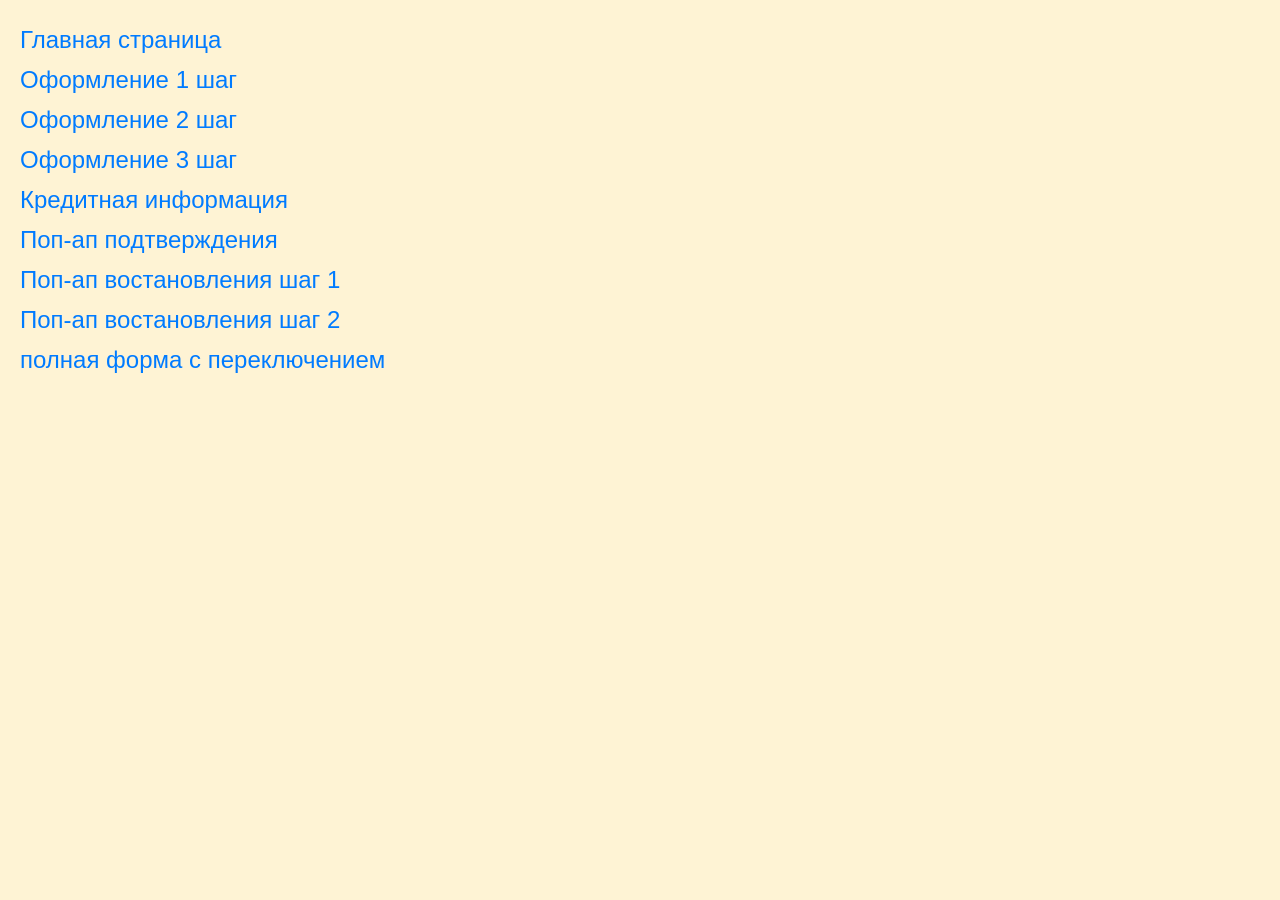
<file: index.html>
<!DOCTYPE html>
<html lang="en">

<head>
  <meta charset="UTF-8">
  <meta name="viewport" content="width=device-width,initial-scale=1">
  <link rel="stylesheet" href="https://maxcdn.bootstrapcdn.com/bootstrap/4.0.0/css/bootstrap.min.css" integrity="sha384-Gn5384xqQ1aoWXA+058RXPxPg6fy4IWvTNh0E263XmFcJlSAwiGgFAW/dAiS6JXm" crossorigin="anonymous">
  <link rel="stylesheet" href="./css/style.css">
  <title>Document</title>
</head>

<body>
  <style>
    ul {
      padding: 20px;
    }

    li {
      font-size: 24px;
      line-height: 40px;
    }
  </style>
  <ul>
    <li>
      <a href="main.html">
        Главная страница
      </a>
    </li>
    <li>
      <a href="step-1.html">
        Оформление 1 шаг
      </a>
    </li>
    <li>
      <a href="step-2.html">
        Оформление 2 шаг
      </a>
    </li>
    <li>
      <a href="step-3.html">
        Оформление 3 шаг
      </a>
    </li>
    <li>
      <a href="credit-info.html">
        Кредитная информация
      </a>
    </li>
    <li>
      <a href="popup-add.html">
        Поп-ап подтверждения
      </a>
    </li>
    <li>
      <a href="popup-lost-step1.html">
        Поп-ап востановления шаг 1
      </a>
    </li>
    <li>
      <a href="popup-lost-step2.html">
        Поп-ап востановления шаг 2
      </a>
    </li>
    <li>
      <a href="form-full.html">
        полная форма с переключением
      </a>
    </li>
  </ul>
</body>

</html>
</file>
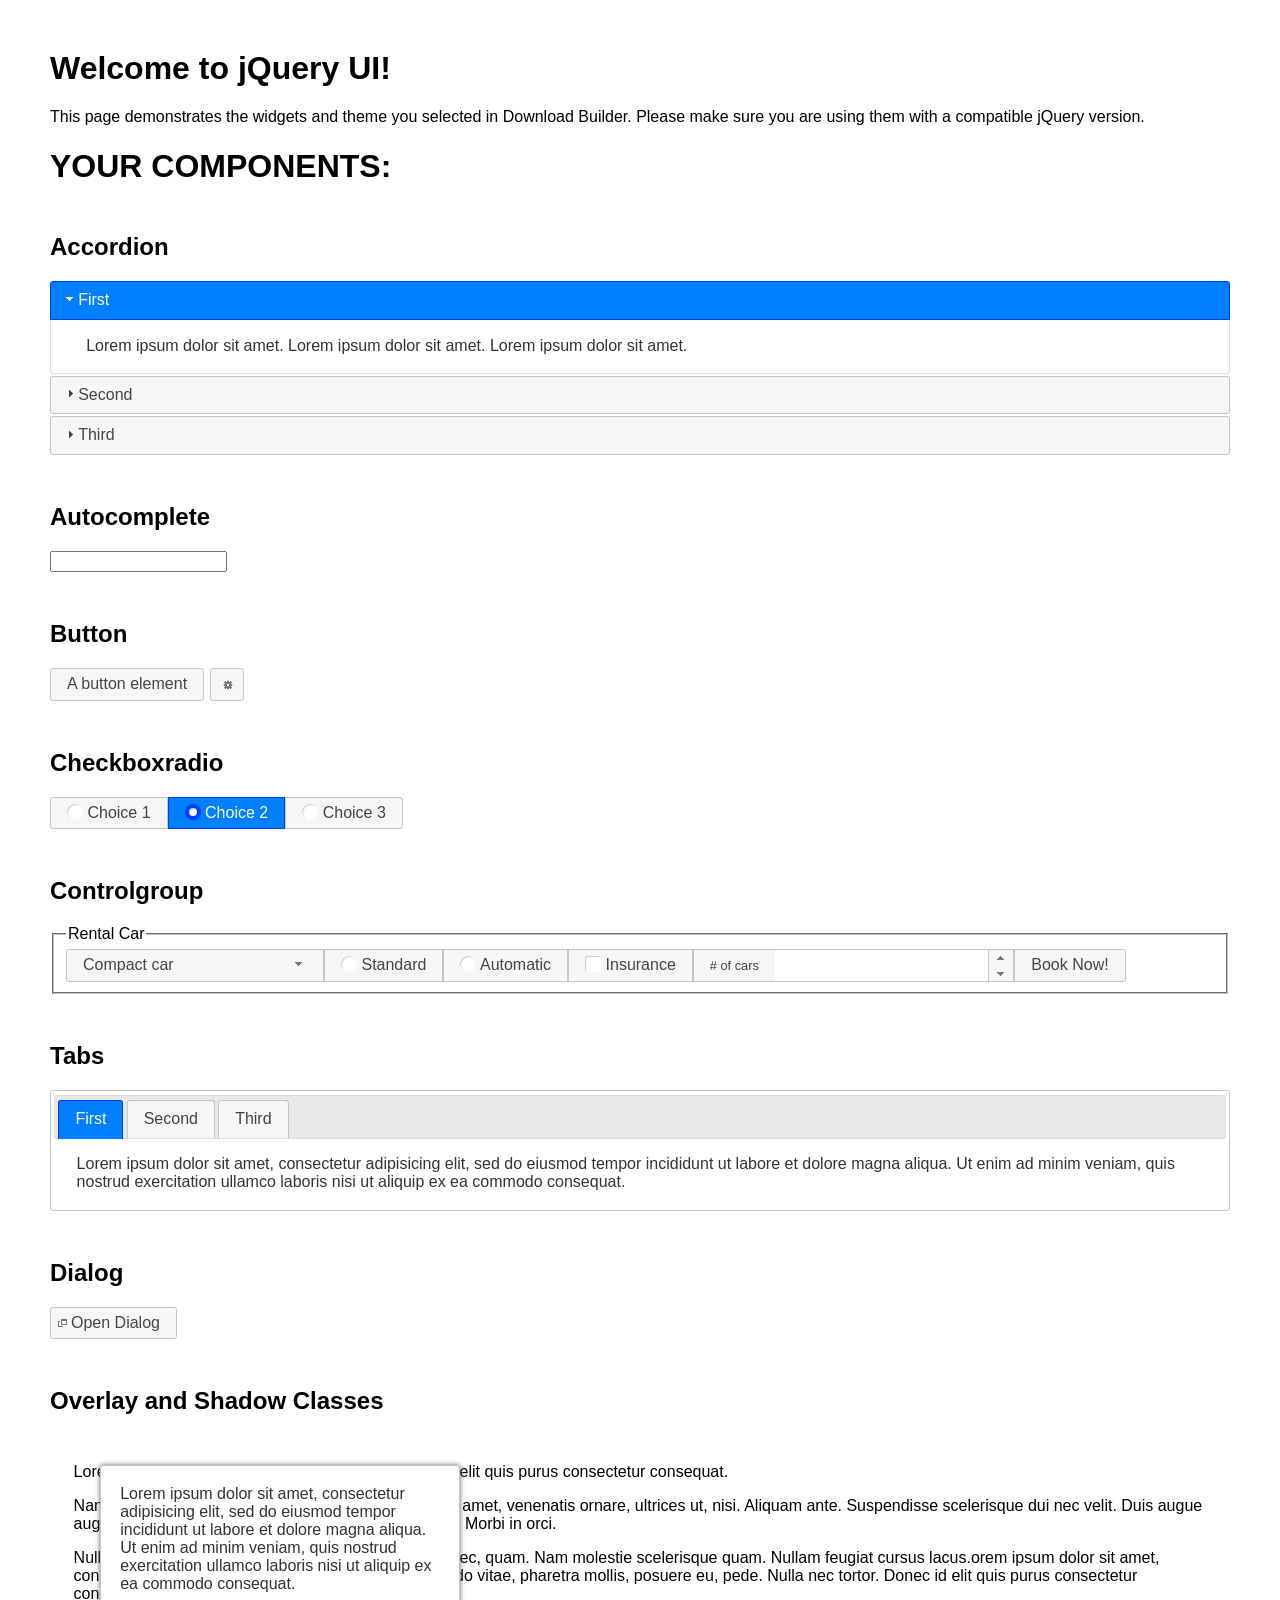
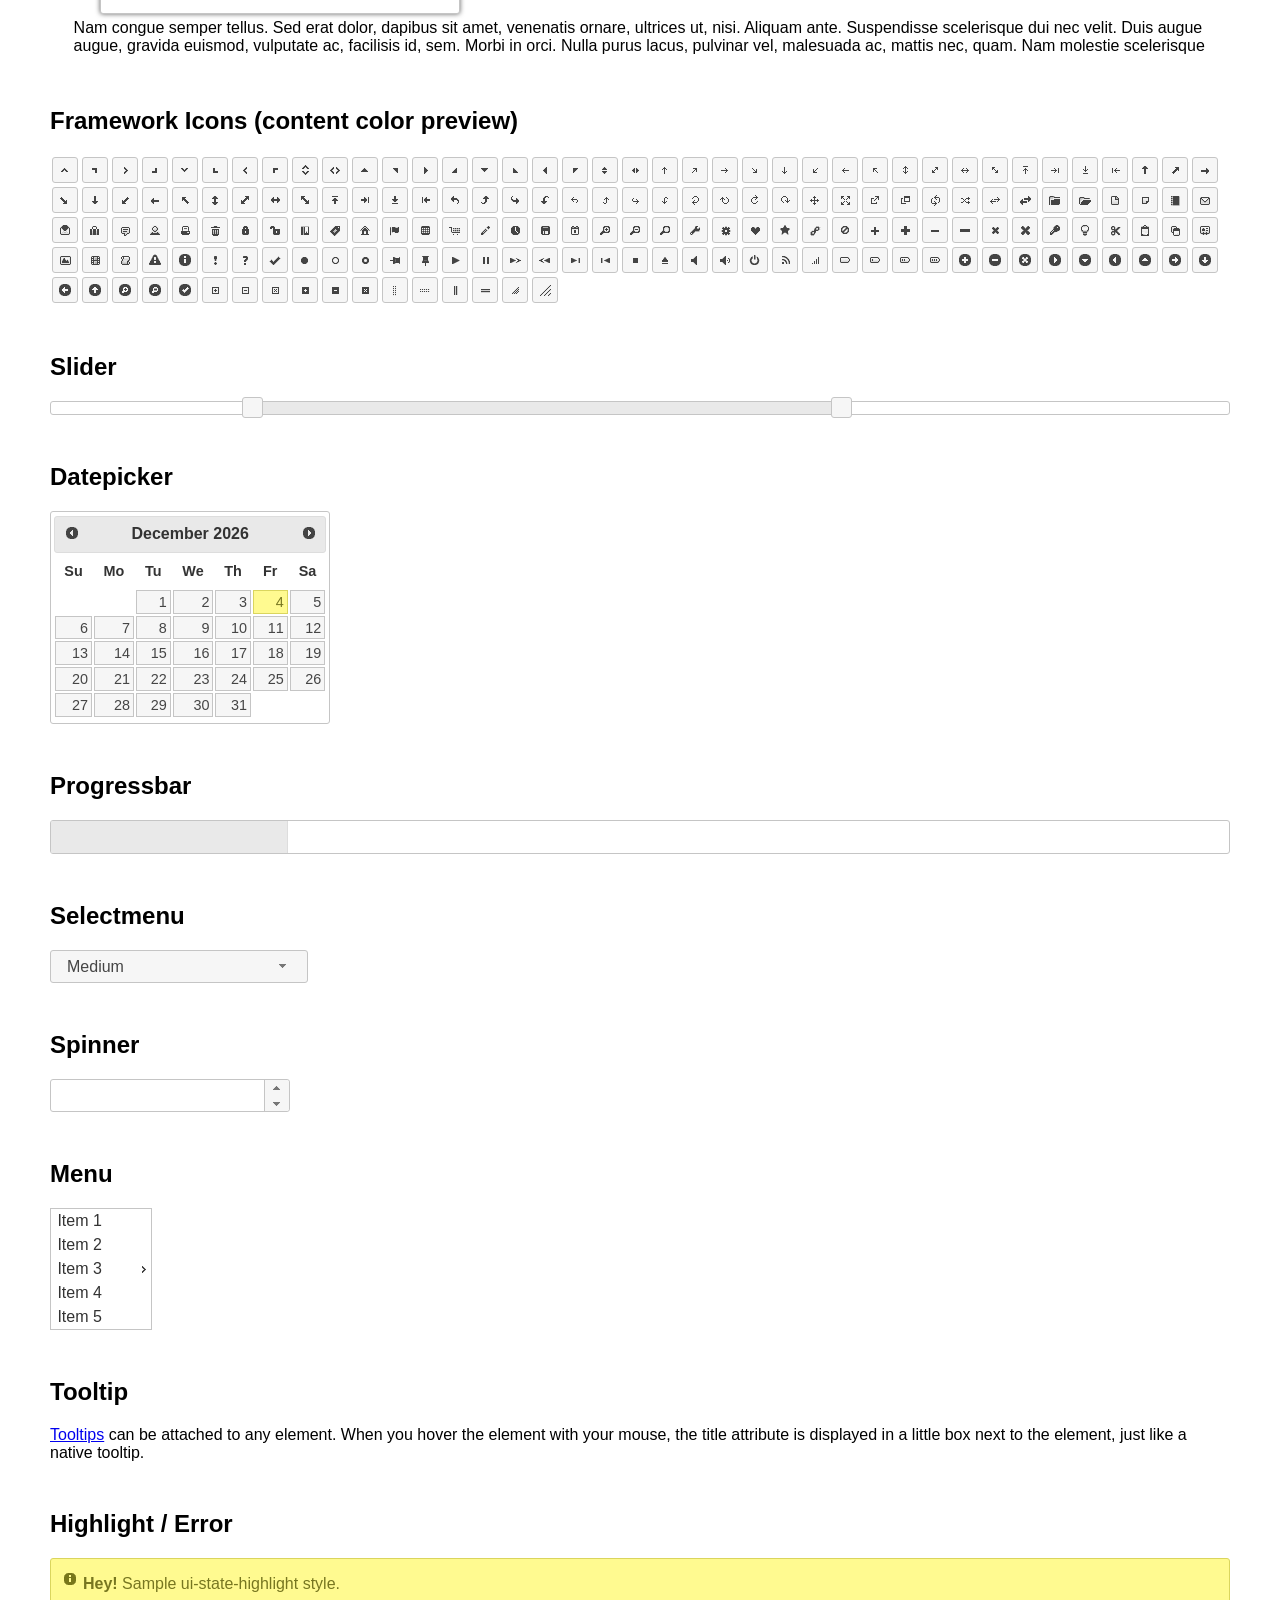
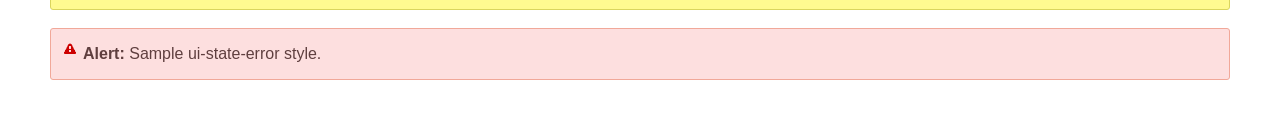
<file: jquery-ui-1.12.1/index.html>
<!doctype html>
<html lang="us">
<head>
	<meta charset="utf-8">
	<title>jQuery UI Example Page</title>
	<link href="jquery-ui.css" rel="stylesheet">
	<style>
	body{
		font-family: "Trebuchet MS", sans-serif;
		margin: 50px;
	}
	.demoHeaders {
		margin-top: 2em;
	}
	#dialog-link {
		padding: .4em 1em .4em 20px;
		text-decoration: none;
		position: relative;
	}
	#dialog-link span.ui-icon {
		margin: 0 5px 0 0;
		position: absolute;
		left: .2em;
		top: 50%;
		margin-top: -8px;
	}
	#icons {
		margin: 0;
		padding: 0;
	}
	#icons li {
		margin: 2px;
		position: relative;
		padding: 4px 0;
		cursor: pointer;
		float: left;
		list-style: none;
	}
	#icons span.ui-icon {
		float: left;
		margin: 0 4px;
	}
	.fakewindowcontain .ui-widget-overlay {
		position: absolute;
	}
	select {
		width: 200px;
	}
	</style>
</head>
<body>

<h1>Welcome to jQuery UI!</h1>

<div class="ui-widget">
	<p>This page demonstrates the widgets and theme you selected in Download Builder. Please make sure you are using them with a compatible jQuery version.</p>
</div>

<h1>YOUR COMPONENTS:</h1>


<!-- Accordion -->
<h2 class="demoHeaders">Accordion</h2>
<div id="accordion">
	<h3>First</h3>
	<div>Lorem ipsum dolor sit amet. Lorem ipsum dolor sit amet. Lorem ipsum dolor sit amet.</div>
	<h3>Second</h3>
	<div>Phasellus mattis tincidunt nibh.</div>
	<h3>Third</h3>
	<div>Nam dui erat, auctor a, dignissim quis.</div>
</div>



<!-- Autocomplete -->
<h2 class="demoHeaders">Autocomplete</h2>
<div>
	<input id="autocomplete" title="type &quot;a&quot;">
</div>



<!-- Button -->
<h2 class="demoHeaders">Button</h2>
<button id="button">A button element</button>
<button id="button-icon">An icon-only button</button>



<!-- Checkboxradio -->
<h2 class="demoHeaders">Checkboxradio</h2>
<form style="margin-top: 1em;">
	<div id="radioset">
		<input type="radio" id="radio1" name="radio"><label for="radio1">Choice 1</label>
		<input type="radio" id="radio2" name="radio" checked="checked"><label for="radio2">Choice 2</label>
		<input type="radio" id="radio3" name="radio"><label for="radio3">Choice 3</label>
	</div>
</form>



<!-- Controlgroup -->
<h2 class="demoHeaders">Controlgroup</h2>
<fieldset>
	<legend>Rental Car</legend>
	<div id="controlgroup">
		<select id="car-type">
			<option>Compact car</option>
			<option>Midsize car</option>
			<option>Full size car</option>
			<option>SUV</option>
			<option>Luxury</option>
			<option>Truck</option>
			<option>Van</option>
		</select>
		<label for="transmission-standard">Standard</label>
		<input type="radio" name="transmission" id="transmission-standard">
		<label for="transmission-automatic">Automatic</label>
		<input type="radio" name="transmission" id="transmission-automatic">
		<label for="insurance">Insurance</label>
		<input type="checkbox" name="insurance" id="insurance">
		<label for="horizontal-spinner" class="ui-controlgroup-label"># of cars</label>
		<input id="horizontal-spinner" class="ui-spinner-input">
		<button>Book Now!</button>
	</div>
</fieldset>



<!-- Tabs -->
<h2 class="demoHeaders">Tabs</h2>
<div id="tabs">
	<ul>
		<li><a href="#tabs-1">First</a></li>
		<li><a href="#tabs-2">Second</a></li>
		<li><a href="#tabs-3">Third</a></li>
	</ul>
	<div id="tabs-1">Lorem ipsum dolor sit amet, consectetur adipisicing elit, sed do eiusmod tempor incididunt ut labore et dolore magna aliqua. Ut enim ad minim veniam, quis nostrud exercitation ullamco laboris nisi ut aliquip ex ea commodo consequat.</div>
	<div id="tabs-2">Phasellus mattis tincidunt nibh. Cras orci urna, blandit id, pretium vel, aliquet ornare, felis. Maecenas scelerisque sem non nisl. Fusce sed lorem in enim dictum bibendum.</div>
	<div id="tabs-3">Nam dui erat, auctor a, dignissim quis, sollicitudin eu, felis. Pellentesque nisi urna, interdum eget, sagittis et, consequat vestibulum, lacus. Mauris porttitor ullamcorper augue.</div>
</div>



<h2 class="demoHeaders">Dialog</h2>
<p>
	<button id="dialog-link" class="ui-button ui-corner-all ui-widget">
		<span class="ui-icon ui-icon-newwin"></span>Open Dialog
	</button>
</p>

<h2 class="demoHeaders">Overlay and Shadow Classes</h2>
<div style="position: relative; width: 96%; height: 200px; padding:1% 2%; overflow:hidden;" class="fakewindowcontain">
	<p>Lorem ipsum dolor sit amet,  Nulla nec tortor. Donec id elit quis purus consectetur consequat. </p><p>Nam congue semper tellus. Sed erat dolor, dapibus sit amet, venenatis ornare, ultrices ut, nisi. Aliquam ante. Suspendisse scelerisque dui nec velit. Duis augue augue, gravida euismod, vulputate ac, facilisis id, sem. Morbi in orci. </p><p>Nulla purus lacus, pulvinar vel, malesuada ac, mattis nec, quam. Nam molestie scelerisque quam. Nullam feugiat cursus lacus.orem ipsum dolor sit amet, consectetur adipiscing elit. Donec libero risus, commodo vitae, pharetra mollis, posuere eu, pede. Nulla nec tortor. Donec id elit quis purus consectetur consequat. </p><p>Nam congue semper tellus. Sed erat dolor, dapibus sit amet, venenatis ornare, ultrices ut, nisi. Aliquam ante. Suspendisse scelerisque dui nec velit. Duis augue augue, gravida euismod, vulputate ac, facilisis id, sem. Morbi in orci. Nulla purus lacus, pulvinar vel, malesuada ac, mattis nec, quam. Nam molestie scelerisque quam. </p><p>Nullam feugiat cursus lacus.orem ipsum dolor sit amet, consectetur adipiscing elit. Donec libero risus, commodo vitae, pharetra mollis, posuere eu, pede. Nulla nec tortor. Donec id elit quis purus consectetur consequat. Nam congue semper tellus. Sed erat dolor, dapibus sit amet, venenatis ornare, ultrices ut, nisi. Aliquam ante. </p><p>Suspendisse scelerisque dui nec velit. Duis augue augue, gravida euismod, vulputate ac, facilisis id, sem. Morbi in orci. Nulla purus lacus, pulvinar vel, malesuada ac, mattis nec, quam. Nam molestie scelerisque quam. Nullam feugiat cursus lacus.orem ipsum dolor sit amet, consectetur adipiscing elit. Donec libero risus, commodo vitae, pharetra mollis, posuere eu, pede. Nulla nec tortor. Donec id elit quis purus consectetur consequat. Nam congue semper tellus. Sed erat dolor, dapibus sit amet, venenatis ornare, ultrices ut, nisi. </p>

	<!-- ui-dialog -->
	<div class="ui-widget-overlay ui-front"></div>
	<div style="position: absolute; width: 320px; left: 50px; top: 30px; padding: 1.2em" class="ui-widget ui-front ui-widget-content ui-corner-all ui-widget-shadow">
		Lorem ipsum dolor sit amet, consectetur adipisicing elit, sed do eiusmod tempor incididunt ut labore et dolore magna aliqua. Ut enim ad minim veniam, quis nostrud exercitation ullamco laboris nisi ut aliquip ex ea commodo consequat.
	</div>

</div>

<!-- ui-dialog -->
<div id="dialog" title="Dialog Title">
	<p>Lorem ipsum dolor sit amet, consectetur adipisicing elit, sed do eiusmod tempor incididunt ut labore et dolore magna aliqua. Ut enim ad minim veniam, quis nostrud exercitation ullamco laboris nisi ut aliquip ex ea commodo consequat.</p>
</div>



<h2 class="demoHeaders">Framework Icons (content color preview)</h2>
<ul id="icons" class="ui-widget ui-helper-clearfix">
	<li class="ui-state-default ui-corner-all" title=".ui-icon-caret-1-n"><span class="ui-icon ui-icon-caret-1-n"></span></li>
	<li class="ui-state-default ui-corner-all" title=".ui-icon-caret-1-ne"><span class="ui-icon ui-icon-caret-1-ne"></span></li>
	<li class="ui-state-default ui-corner-all" title=".ui-icon-caret-1-e"><span class="ui-icon ui-icon-caret-1-e"></span></li>
	<li class="ui-state-default ui-corner-all" title=".ui-icon-caret-1-se"><span class="ui-icon ui-icon-caret-1-se"></span></li>
	<li class="ui-state-default ui-corner-all" title=".ui-icon-caret-1-s"><span class="ui-icon ui-icon-caret-1-s"></span></li>
	<li class="ui-state-default ui-corner-all" title=".ui-icon-caret-1-sw"><span class="ui-icon ui-icon-caret-1-sw"></span></li>
	<li class="ui-state-default ui-corner-all" title=".ui-icon-caret-1-w"><span class="ui-icon ui-icon-caret-1-w"></span></li>
	<li class="ui-state-default ui-corner-all" title=".ui-icon-caret-1-nw"><span class="ui-icon ui-icon-caret-1-nw"></span></li>
	<li class="ui-state-default ui-corner-all" title=".ui-icon-caret-2-n-s"><span class="ui-icon ui-icon-caret-2-n-s"></span></li>
	<li class="ui-state-default ui-corner-all" title=".ui-icon-caret-2-e-w"><span class="ui-icon ui-icon-caret-2-e-w"></span></li>
	<li class="ui-state-default ui-corner-all" title=".ui-icon-triangle-1-n"><span class="ui-icon ui-icon-triangle-1-n"></span></li>
	<li class="ui-state-default ui-corner-all" title=".ui-icon-triangle-1-ne"><span class="ui-icon ui-icon-triangle-1-ne"></span></li>
	<li class="ui-state-default ui-corner-all" title=".ui-icon-triangle-1-e"><span class="ui-icon ui-icon-triangle-1-e"></span></li>
	<li class="ui-state-default ui-corner-all" title=".ui-icon-triangle-1-se"><span class="ui-icon ui-icon-triangle-1-se"></span></li>
	<li class="ui-state-default ui-corner-all" title=".ui-icon-triangle-1-s"><span class="ui-icon ui-icon-triangle-1-s"></span></li>
	<li class="ui-state-default ui-corner-all" title=".ui-icon-triangle-1-sw"><span class="ui-icon ui-icon-triangle-1-sw"></span></li>
	<li class="ui-state-default ui-corner-all" title=".ui-icon-triangle-1-w"><span class="ui-icon ui-icon-triangle-1-w"></span></li>
	<li class="ui-state-default ui-corner-all" title=".ui-icon-triangle-1-nw"><span class="ui-icon ui-icon-triangle-1-nw"></span></li>
	<li class="ui-state-default ui-corner-all" title=".ui-icon-triangle-2-n-s"><span class="ui-icon ui-icon-triangle-2-n-s"></span></li>
	<li class="ui-state-default ui-corner-all" title=".ui-icon-triangle-2-e-w"><span class="ui-icon ui-icon-triangle-2-e-w"></span></li>
	<li class="ui-state-default ui-corner-all" title=".ui-icon-arrow-1-n"><span class="ui-icon ui-icon-arrow-1-n"></span></li>
	<li class="ui-state-default ui-corner-all" title=".ui-icon-arrow-1-ne"><span class="ui-icon ui-icon-arrow-1-ne"></span></li>
	<li class="ui-state-default ui-corner-all" title=".ui-icon-arrow-1-e"><span class="ui-icon ui-icon-arrow-1-e"></span></li>
	<li class="ui-state-default ui-corner-all" title=".ui-icon-arrow-1-se"><span class="ui-icon ui-icon-arrow-1-se"></span></li>
	<li class="ui-state-default ui-corner-all" title=".ui-icon-arrow-1-s"><span class="ui-icon ui-icon-arrow-1-s"></span></li>
	<li class="ui-state-default ui-corner-all" title=".ui-icon-arrow-1-sw"><span class="ui-icon ui-icon-arrow-1-sw"></span></li>
	<li class="ui-state-default ui-corner-all" title=".ui-icon-arrow-1-w"><span class="ui-icon ui-icon-arrow-1-w"></span></li>
	<li class="ui-state-default ui-corner-all" title=".ui-icon-arrow-1-nw"><span class="ui-icon ui-icon-arrow-1-nw"></span></li>
	<li class="ui-state-default ui-corner-all" title=".ui-icon-arrow-2-n-s"><span class="ui-icon ui-icon-arrow-2-n-s"></span></li>
	<li class="ui-state-default ui-corner-all" title=".ui-icon-arrow-2-ne-sw"><span class="ui-icon ui-icon-arrow-2-ne-sw"></span></li>
	<li class="ui-state-default ui-corner-all" title=".ui-icon-arrow-2-e-w"><span class="ui-icon ui-icon-arrow-2-e-w"></span></li>
	<li class="ui-state-default ui-corner-all" title=".ui-icon-arrow-2-se-nw"><span class="ui-icon ui-icon-arrow-2-se-nw"></span></li>
	<li class="ui-state-default ui-corner-all" title=".ui-icon-arrowstop-1-n"><span class="ui-icon ui-icon-arrowstop-1-n"></span></li>
	<li class="ui-state-default ui-corner-all" title=".ui-icon-arrowstop-1-e"><span class="ui-icon ui-icon-arrowstop-1-e"></span></li>
	<li class="ui-state-default ui-corner-all" title=".ui-icon-arrowstop-1-s"><span class="ui-icon ui-icon-arrowstop-1-s"></span></li>
	<li class="ui-state-default ui-corner-all" title=".ui-icon-arrowstop-1-w"><span class="ui-icon ui-icon-arrowstop-1-w"></span></li>
	<li class="ui-state-default ui-corner-all" title=".ui-icon-arrowthick-1-n"><span class="ui-icon ui-icon-arrowthick-1-n"></span></li>
	<li class="ui-state-default ui-corner-all" title=".ui-icon-arrowthick-1-ne"><span class="ui-icon ui-icon-arrowthick-1-ne"></span></li>
	<li class="ui-state-default ui-corner-all" title=".ui-icon-arrowthick-1-e"><span class="ui-icon ui-icon-arrowthick-1-e"></span></li>
	<li class="ui-state-default ui-corner-all" title=".ui-icon-arrowthick-1-se"><span class="ui-icon ui-icon-arrowthick-1-se"></span></li>
	<li class="ui-state-default ui-corner-all" title=".ui-icon-arrowthick-1-s"><span class="ui-icon ui-icon-arrowthick-1-s"></span></li>
	<li class="ui-state-default ui-corner-all" title=".ui-icon-arrowthick-1-sw"><span class="ui-icon ui-icon-arrowthick-1-sw"></span></li>
	<li class="ui-state-default ui-corner-all" title=".ui-icon-arrowthick-1-w"><span class="ui-icon ui-icon-arrowthick-1-w"></span></li>
	<li class="ui-state-default ui-corner-all" title=".ui-icon-arrowthick-1-nw"><span class="ui-icon ui-icon-arrowthick-1-nw"></span></li>
	<li class="ui-state-default ui-corner-all" title=".ui-icon-arrowthick-2-n-s"><span class="ui-icon ui-icon-arrowthick-2-n-s"></span></li>
	<li class="ui-state-default ui-corner-all" title=".ui-icon-arrowthick-2-ne-sw"><span class="ui-icon ui-icon-arrowthick-2-ne-sw"></span></li>
	<li class="ui-state-default ui-corner-all" title=".ui-icon-arrowthick-2-e-w"><span class="ui-icon ui-icon-arrowthick-2-e-w"></span></li>
	<li class="ui-state-default ui-corner-all" title=".ui-icon-arrowthick-2-se-nw"><span class="ui-icon ui-icon-arrowthick-2-se-nw"></span></li>
	<li class="ui-state-default ui-corner-all" title=".ui-icon-arrowthickstop-1-n"><span class="ui-icon ui-icon-arrowthickstop-1-n"></span></li>
	<li class="ui-state-default ui-corner-all" title=".ui-icon-arrowthickstop-1-e"><span class="ui-icon ui-icon-arrowthickstop-1-e"></span></li>
	<li class="ui-state-default ui-corner-all" title=".ui-icon-arrowthickstop-1-s"><span class="ui-icon ui-icon-arrowthickstop-1-s"></span></li>
	<li class="ui-state-default ui-corner-all" title=".ui-icon-arrowthickstop-1-w"><span class="ui-icon ui-icon-arrowthickstop-1-w"></span></li>
	<li class="ui-state-default ui-corner-all" title=".ui-icon-arrowreturnthick-1-w"><span class="ui-icon ui-icon-arrowreturnthick-1-w"></span></li>
	<li class="ui-state-default ui-corner-all" title=".ui-icon-arrowreturnthick-1-n"><span class="ui-icon ui-icon-arrowreturnthick-1-n"></span></li>
	<li class="ui-state-default ui-corner-all" title=".ui-icon-arrowreturnthick-1-e"><span class="ui-icon ui-icon-arrowreturnthick-1-e"></span></li>
	<li class="ui-state-default ui-corner-all" title=".ui-icon-arrowreturnthick-1-s"><span class="ui-icon ui-icon-arrowreturnthick-1-s"></span></li>
	<li class="ui-state-default ui-corner-all" title=".ui-icon-arrowreturn-1-w"><span class="ui-icon ui-icon-arrowreturn-1-w"></span></li>
	<li class="ui-state-default ui-corner-all" title=".ui-icon-arrowreturn-1-n"><span class="ui-icon ui-icon-arrowreturn-1-n"></span></li>
	<li class="ui-state-default ui-corner-all" title=".ui-icon-arrowreturn-1-e"><span class="ui-icon ui-icon-arrowreturn-1-e"></span></li>
	<li class="ui-state-default ui-corner-all" title=".ui-icon-arrowreturn-1-s"><span class="ui-icon ui-icon-arrowreturn-1-s"></span></li>
	<li class="ui-state-default ui-corner-all" title=".ui-icon-arrowrefresh-1-w"><span class="ui-icon ui-icon-arrowrefresh-1-w"></span></li>
	<li class="ui-state-default ui-corner-all" title=".ui-icon-arrowrefresh-1-n"><span class="ui-icon ui-icon-arrowrefresh-1-n"></span></li>
	<li class="ui-state-default ui-corner-all" title=".ui-icon-arrowrefresh-1-e"><span class="ui-icon ui-icon-arrowrefresh-1-e"></span></li>
	<li class="ui-state-default ui-corner-all" title=".ui-icon-arrowrefresh-1-s"><span class="ui-icon ui-icon-arrowrefresh-1-s"></span></li>
	<li class="ui-state-default ui-corner-all" title=".ui-icon-arrow-4"><span class="ui-icon ui-icon-arrow-4"></span></li>
	<li class="ui-state-default ui-corner-all" title=".ui-icon-arrow-4-diag"><span class="ui-icon ui-icon-arrow-4-diag"></span></li>
	<li class="ui-state-default ui-corner-all" title=".ui-icon-extlink"><span class="ui-icon ui-icon-extlink"></span></li>
	<li class="ui-state-default ui-corner-all" title=".ui-icon-newwin"><span class="ui-icon ui-icon-newwin"></span></li>
	<li class="ui-state-default ui-corner-all" title=".ui-icon-refresh"><span class="ui-icon ui-icon-refresh"></span></li>
	<li class="ui-state-default ui-corner-all" title=".ui-icon-shuffle"><span class="ui-icon ui-icon-shuffle"></span></li>
	<li class="ui-state-default ui-corner-all" title=".ui-icon-transfer-e-w"><span class="ui-icon ui-icon-transfer-e-w"></span></li>
	<li class="ui-state-default ui-corner-all" title=".ui-icon-transferthick-e-w"><span class="ui-icon ui-icon-transferthick-e-w"></span></li>
	<li class="ui-state-default ui-corner-all" title=".ui-icon-folder-collapsed"><span class="ui-icon ui-icon-folder-collapsed"></span></li>
	<li class="ui-state-default ui-corner-all" title=".ui-icon-folder-open"><span class="ui-icon ui-icon-folder-open"></span></li>
	<li class="ui-state-default ui-corner-all" title=".ui-icon-document"><span class="ui-icon ui-icon-document"></span></li>
	<li class="ui-state-default ui-corner-all" title=".ui-icon-document-b"><span class="ui-icon ui-icon-document-b"></span></li>
	<li class="ui-state-default ui-corner-all" title=".ui-icon-note"><span class="ui-icon ui-icon-note"></span></li>
	<li class="ui-state-default ui-corner-all" title=".ui-icon-mail-closed"><span class="ui-icon ui-icon-mail-closed"></span></li>
	<li class="ui-state-default ui-corner-all" title=".ui-icon-mail-open"><span class="ui-icon ui-icon-mail-open"></span></li>
	<li class="ui-state-default ui-corner-all" title=".ui-icon-suitcase"><span class="ui-icon ui-icon-suitcase"></span></li>
	<li class="ui-state-default ui-corner-all" title=".ui-icon-comment"><span class="ui-icon ui-icon-comment"></span></li>
	<li class="ui-state-default ui-corner-all" title=".ui-icon-person"><span class="ui-icon ui-icon-person"></span></li>
	<li class="ui-state-default ui-corner-all" title=".ui-icon-print"><span class="ui-icon ui-icon-print"></span></li>
	<li class="ui-state-default ui-corner-all" title=".ui-icon-trash"><span class="ui-icon ui-icon-trash"></span></li>
	<li class="ui-state-default ui-corner-all" title=".ui-icon-locked"><span class="ui-icon ui-icon-locked"></span></li>
	<li class="ui-state-default ui-corner-all" title=".ui-icon-unlocked"><span class="ui-icon ui-icon-unlocked"></span></li>
	<li class="ui-state-default ui-corner-all" title=".ui-icon-bookmark"><span class="ui-icon ui-icon-bookmark"></span></li>
	<li class="ui-state-default ui-corner-all" title=".ui-icon-tag"><span class="ui-icon ui-icon-tag"></span></li>
	<li class="ui-state-default ui-corner-all" title=".ui-icon-home"><span class="ui-icon ui-icon-home"></span></li>
	<li class="ui-state-default ui-corner-all" title=".ui-icon-flag"><span class="ui-icon ui-icon-flag"></span></li>
	<li class="ui-state-default ui-corner-all" title=".ui-icon-calculator"><span class="ui-icon ui-icon-calculator"></span></li>
	<li class="ui-state-default ui-corner-all" title=".ui-icon-cart"><span class="ui-icon ui-icon-cart"></span></li>
	<li class="ui-state-default ui-corner-all" title=".ui-icon-pencil"><span class="ui-icon ui-icon-pencil"></span></li>
	<li class="ui-state-default ui-corner-all" title=".ui-icon-clock"><span class="ui-icon ui-icon-clock"></span></li>
	<li class="ui-state-default ui-corner-all" title=".ui-icon-disk"><span class="ui-icon ui-icon-disk"></span></li>
	<li class="ui-state-default ui-corner-all" title=".ui-icon-calendar"><span class="ui-icon ui-icon-calendar"></span></li>
	<li class="ui-state-default ui-corner-all" title=".ui-icon-zoomin"><span class="ui-icon ui-icon-zoomin"></span></li>
	<li class="ui-state-default ui-corner-all" title=".ui-icon-zoomout"><span class="ui-icon ui-icon-zoomout"></span></li>
	<li class="ui-state-default ui-corner-all" title=".ui-icon-search"><span class="ui-icon ui-icon-search"></span></li>
	<li class="ui-state-default ui-corner-all" title=".ui-icon-wrench"><span class="ui-icon ui-icon-wrench"></span></li>
	<li class="ui-state-default ui-corner-all" title=".ui-icon-gear"><span class="ui-icon ui-icon-gear"></span></li>
	<li class="ui-state-default ui-corner-all" title=".ui-icon-heart"><span class="ui-icon ui-icon-heart"></span></li>
	<li class="ui-state-default ui-corner-all" title=".ui-icon-star"><span class="ui-icon ui-icon-star"></span></li>
	<li class="ui-state-default ui-corner-all" title=".ui-icon-link"><span class="ui-icon ui-icon-link"></span></li>
	<li class="ui-state-default ui-corner-all" title=".ui-icon-cancel"><span class="ui-icon ui-icon-cancel"></span></li>
	<li class="ui-state-default ui-corner-all" title=".ui-icon-plus"><span class="ui-icon ui-icon-plus"></span></li>
	<li class="ui-state-default ui-corner-all" title=".ui-icon-plusthick"><span class="ui-icon ui-icon-plusthick"></span></li>
	<li class="ui-state-default ui-corner-all" title=".ui-icon-minus"><span class="ui-icon ui-icon-minus"></span></li>
	<li class="ui-state-default ui-corner-all" title=".ui-icon-minusthick"><span class="ui-icon ui-icon-minusthick"></span></li>
	<li class="ui-state-default ui-corner-all" title=".ui-icon-close"><span class="ui-icon ui-icon-close"></span></li>
	<li class="ui-state-default ui-corner-all" title=".ui-icon-closethick"><span class="ui-icon ui-icon-closethick"></span></li>
	<li class="ui-state-default ui-corner-all" title=".ui-icon-key"><span class="ui-icon ui-icon-key"></span></li>
	<li class="ui-state-default ui-corner-all" title=".ui-icon-lightbulb"><span class="ui-icon ui-icon-lightbulb"></span></li>
	<li class="ui-state-default ui-corner-all" title=".ui-icon-scissors"><span class="ui-icon ui-icon-scissors"></span></li>
	<li class="ui-state-default ui-corner-all" title=".ui-icon-clipboard"><span class="ui-icon ui-icon-clipboard"></span></li>
	<li class="ui-state-default ui-corner-all" title=".ui-icon-copy"><span class="ui-icon ui-icon-copy"></span></li>
	<li class="ui-state-default ui-corner-all" title=".ui-icon-contact"><span class="ui-icon ui-icon-contact"></span></li>
	<li class="ui-state-default ui-corner-all" title=".ui-icon-image"><span class="ui-icon ui-icon-image"></span></li>
	<li class="ui-state-default ui-corner-all" title=".ui-icon-video"><span class="ui-icon ui-icon-video"></span></li>
	<li class="ui-state-default ui-corner-all" title=".ui-icon-script"><span class="ui-icon ui-icon-script"></span></li>
	<li class="ui-state-default ui-corner-all" title=".ui-icon-alert"><span class="ui-icon ui-icon-alert"></span></li>
	<li class="ui-state-default ui-corner-all" title=".ui-icon-info"><span class="ui-icon ui-icon-info"></span></li>
	<li class="ui-state-default ui-corner-all" title=".ui-icon-notice"><span class="ui-icon ui-icon-notice"></span></li>
	<li class="ui-state-default ui-corner-all" title=".ui-icon-help"><span class="ui-icon ui-icon-help"></span></li>
	<li class="ui-state-default ui-corner-all" title=".ui-icon-check"><span class="ui-icon ui-icon-check"></span></li>
	<li class="ui-state-default ui-corner-all" title=".ui-icon-bullet"><span class="ui-icon ui-icon-bullet"></span></li>
	<li class="ui-state-default ui-corner-all" title=".ui-icon-radio-off"><span class="ui-icon ui-icon-radio-off"></span></li>
	<li class="ui-state-default ui-corner-all" title=".ui-icon-radio-on"><span class="ui-icon ui-icon-radio-on"></span></li>
	<li class="ui-state-default ui-corner-all" title=".ui-icon-pin-w"><span class="ui-icon ui-icon-pin-w"></span></li>
	<li class="ui-state-default ui-corner-all" title=".ui-icon-pin-s"><span class="ui-icon ui-icon-pin-s"></span></li>
	<li class="ui-state-default ui-corner-all" title=".ui-icon-play"><span class="ui-icon ui-icon-play"></span></li>
	<li class="ui-state-default ui-corner-all" title=".ui-icon-pause"><span class="ui-icon ui-icon-pause"></span></li>
	<li class="ui-state-default ui-corner-all" title=".ui-icon-seek-next"><span class="ui-icon ui-icon-seek-next"></span></li>
	<li class="ui-state-default ui-corner-all" title=".ui-icon-seek-prev"><span class="ui-icon ui-icon-seek-prev"></span></li>
	<li class="ui-state-default ui-corner-all" title=".ui-icon-seek-end"><span class="ui-icon ui-icon-seek-end"></span></li>
	<li class="ui-state-default ui-corner-all" title=".ui-icon-seek-first"><span class="ui-icon ui-icon-seek-first"></span></li>
	<li class="ui-state-default ui-corner-all" title=".ui-icon-stop"><span class="ui-icon ui-icon-stop"></span></li>
	<li class="ui-state-default ui-corner-all" title=".ui-icon-eject"><span class="ui-icon ui-icon-eject"></span></li>
	<li class="ui-state-default ui-corner-all" title=".ui-icon-volume-off"><span class="ui-icon ui-icon-volume-off"></span></li>
	<li class="ui-state-default ui-corner-all" title=".ui-icon-volume-on"><span class="ui-icon ui-icon-volume-on"></span></li>
	<li class="ui-state-default ui-corner-all" title=".ui-icon-power"><span class="ui-icon ui-icon-power"></span></li>
	<li class="ui-state-default ui-corner-all" title=".ui-icon-signal-diag"><span class="ui-icon ui-icon-signal-diag"></span></li>
	<li class="ui-state-default ui-corner-all" title=".ui-icon-signal"><span class="ui-icon ui-icon-signal"></span></li>
	<li class="ui-state-default ui-corner-all" title=".ui-icon-battery-0"><span class="ui-icon ui-icon-battery-0"></span></li>
	<li class="ui-state-default ui-corner-all" title=".ui-icon-battery-1"><span class="ui-icon ui-icon-battery-1"></span></li>
	<li class="ui-state-default ui-corner-all" title=".ui-icon-battery-2"><span class="ui-icon ui-icon-battery-2"></span></li>
	<li class="ui-state-default ui-corner-all" title=".ui-icon-battery-3"><span class="ui-icon ui-icon-battery-3"></span></li>
	<li class="ui-state-default ui-corner-all" title=".ui-icon-circle-plus"><span class="ui-icon ui-icon-circle-plus"></span></li>
	<li class="ui-state-default ui-corner-all" title=".ui-icon-circle-minus"><span class="ui-icon ui-icon-circle-minus"></span></li>
	<li class="ui-state-default ui-corner-all" title=".ui-icon-circle-close"><span class="ui-icon ui-icon-circle-close"></span></li>
	<li class="ui-state-default ui-corner-all" title=".ui-icon-circle-triangle-e"><span class="ui-icon ui-icon-circle-triangle-e"></span></li>
	<li class="ui-state-default ui-corner-all" title=".ui-icon-circle-triangle-s"><span class="ui-icon ui-icon-circle-triangle-s"></span></li>
	<li class="ui-state-default ui-corner-all" title=".ui-icon-circle-triangle-w"><span class="ui-icon ui-icon-circle-triangle-w"></span></li>
	<li class="ui-state-default ui-corner-all" title=".ui-icon-circle-triangle-n"><span class="ui-icon ui-icon-circle-triangle-n"></span></li>
	<li class="ui-state-default ui-corner-all" title=".ui-icon-circle-arrow-e"><span class="ui-icon ui-icon-circle-arrow-e"></span></li>
	<li class="ui-state-default ui-corner-all" title=".ui-icon-circle-arrow-s"><span class="ui-icon ui-icon-circle-arrow-s"></span></li>
	<li class="ui-state-default ui-corner-all" title=".ui-icon-circle-arrow-w"><span class="ui-icon ui-icon-circle-arrow-w"></span></li>
	<li class="ui-state-default ui-corner-all" title=".ui-icon-circle-arrow-n"><span class="ui-icon ui-icon-circle-arrow-n"></span></li>
	<li class="ui-state-default ui-corner-all" title=".ui-icon-circle-zoomin"><span class="ui-icon ui-icon-circle-zoomin"></span></li>
	<li class="ui-state-default ui-corner-all" title=".ui-icon-circle-zoomout"><span class="ui-icon ui-icon-circle-zoomout"></span></li>
	<li class="ui-state-default ui-corner-all" title=".ui-icon-circle-check"><span class="ui-icon ui-icon-circle-check"></span></li>
	<li class="ui-state-default ui-corner-all" title=".ui-icon-circlesmall-plus"><span class="ui-icon ui-icon-circlesmall-plus"></span></li>
	<li class="ui-state-default ui-corner-all" title=".ui-icon-circlesmall-minus"><span class="ui-icon ui-icon-circlesmall-minus"></span></li>
	<li class="ui-state-default ui-corner-all" title=".ui-icon-circlesmall-close"><span class="ui-icon ui-icon-circlesmall-close"></span></li>
	<li class="ui-state-default ui-corner-all" title=".ui-icon-squaresmall-plus"><span class="ui-icon ui-icon-squaresmall-plus"></span></li>
	<li class="ui-state-default ui-corner-all" title=".ui-icon-squaresmall-minus"><span class="ui-icon ui-icon-squaresmall-minus"></span></li>
	<li class="ui-state-default ui-corner-all" title=".ui-icon-squaresmall-close"><span class="ui-icon ui-icon-squaresmall-close"></span></li>
	<li class="ui-state-default ui-corner-all" title=".ui-icon-grip-dotted-vertical"><span class="ui-icon ui-icon-grip-dotted-vertical"></span></li>
	<li class="ui-state-default ui-corner-all" title=".ui-icon-grip-dotted-horizontal"><span class="ui-icon ui-icon-grip-dotted-horizontal"></span></li>
	<li class="ui-state-default ui-corner-all" title=".ui-icon-grip-solid-vertical"><span class="ui-icon ui-icon-grip-solid-vertical"></span></li>
	<li class="ui-state-default ui-corner-all" title=".ui-icon-grip-solid-horizontal"><span class="ui-icon ui-icon-grip-solid-horizontal"></span></li>
	<li class="ui-state-default ui-corner-all" title=".ui-icon-gripsmall-diagonal-se"><span class="ui-icon ui-icon-gripsmall-diagonal-se"></span></li>
	<li class="ui-state-default ui-corner-all" title=".ui-icon-grip-diagonal-se"><span class="ui-icon ui-icon-grip-diagonal-se"></span></li>
</ul>


<!-- Slider -->
<h2 class="demoHeaders">Slider</h2>
<div id="slider"></div>



<!-- Datepicker -->
<h2 class="demoHeaders">Datepicker</h2>
<div id="datepicker"></div>



<!-- Progressbar -->
<h2 class="demoHeaders">Progressbar</h2>
<div id="progressbar"></div>



<!-- Progressbar -->
<h2 class="demoHeaders">Selectmenu</h2>
<select id="selectmenu">
	<option>Slower</option>
	<option>Slow</option>
	<option selected="selected">Medium</option>
	<option>Fast</option>
	<option>Faster</option>
</select>



<!-- Spinner -->
<h2 class="demoHeaders">Spinner</h2>
<input id="spinner">



<!-- Menu -->
<h2 class="demoHeaders">Menu</h2>
<ul style="width:100px;" id="menu">
	<li><div>Item 1</div></li>
	<li><div>Item 2</div></li>
	<li><div>Item 3</div>
		<ul>
			<li><div>Item 3-1</div></li>
			<li><div>Item 3-2</div></li>
			<li><div>Item 3-3</div></li>
			<li><div>Item 3-4</div></li>
			<li><div>Item 3-5</div></li>
		</ul>
	</li>
	<li><div>Item 4</div></li>
	<li><div>Item 5</div></li>
</ul>



<!-- Tooltip -->
<h2 class="demoHeaders">Tooltip</h2>
<p id="tooltip">
	<a href="#" title="That&apos;s what this widget is">Tooltips</a> can be attached to any element. When you hover
the element with your mouse, the title attribute is displayed in a little box next to the element, just like a native tooltip.
</p>


<!-- Highlight / Error -->
<h2 class="demoHeaders">Highlight / Error</h2>
<div class="ui-widget">
	<div class="ui-state-highlight ui-corner-all" style="margin-top: 20px; padding: 0 .7em;">
		<p><span class="ui-icon ui-icon-info" style="float: left; margin-right: .3em;"></span>
		<strong>Hey!</strong> Sample ui-state-highlight style.</p>
	</div>
</div>
<br>
<div class="ui-widget">
	<div class="ui-state-error ui-corner-all" style="padding: 0 .7em;">
		<p><span class="ui-icon ui-icon-alert" style="float: left; margin-right: .3em;"></span>
		<strong>Alert:</strong> Sample ui-state-error style.</p>
	</div>
</div>

<script src="external/jquery/jquery.js"></script>
<script src="jquery-ui.js"></script>
<script>

$( "#accordion" ).accordion();



var availableTags = [
	"ActionScript",
	"AppleScript",
	"Asp",
	"BASIC",
	"C",
	"C++",
	"Clojure",
	"COBOL",
	"ColdFusion",
	"Erlang",
	"Fortran",
	"Groovy",
	"Haskell",
	"Java",
	"JavaScript",
	"Lisp",
	"Perl",
	"PHP",
	"Python",
	"Ruby",
	"Scala",
	"Scheme"
];
$( "#autocomplete" ).autocomplete({
	source: availableTags
});



$( "#button" ).button();
$( "#button-icon" ).button({
	icon: "ui-icon-gear",
	showLabel: false
});



$( "#radioset" ).buttonset();



$( "#controlgroup" ).controlgroup();



$( "#tabs" ).tabs();



$( "#dialog" ).dialog({
	autoOpen: false,
	width: 400,
	buttons: [
		{
			text: "Ok",
			click: function() {
				$( this ).dialog( "close" );
			}
		},
		{
			text: "Cancel",
			click: function() {
				$( this ).dialog( "close" );
			}
		}
	]
});

// Link to open the dialog
$( "#dialog-link" ).click(function( event ) {
	$( "#dialog" ).dialog( "open" );
	event.preventDefault();
});



$( "#datepicker" ).datepicker({
	inline: true
});



$( "#slider" ).slider({
	range: true,
	values: [ 17, 67 ]
});



$( "#progressbar" ).progressbar({
	value: 20
});



$( "#spinner" ).spinner();



$( "#menu" ).menu();



$( "#tooltip" ).tooltip();



$( "#selectmenu" ).selectmenu();


// Hover states on the static widgets
$( "#dialog-link, #icons li" ).hover(
	function() {
		$( this ).addClass( "ui-state-hover" );
	},
	function() {
		$( this ).removeClass( "ui-state-hover" );
	}
);
</script>
</body>
</html>
</file>
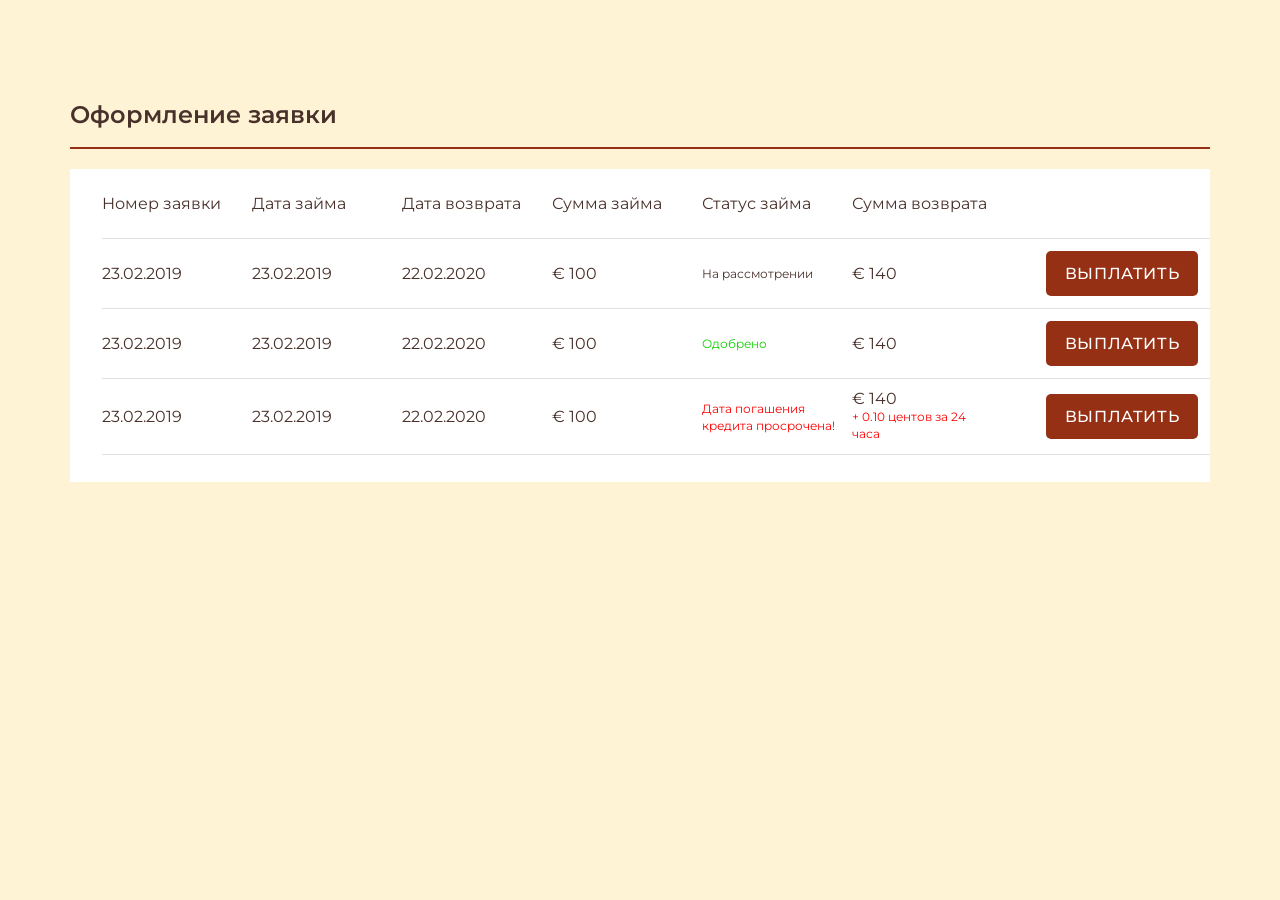
<file: credit-info.html>
<!DOCTYPE html>
<html lang="en-US">

<head>
  <meta charset="UTF-8">
  <meta http-equiv="X-UA-Compatible" content="IE=edge">
  <meta name="viewport" content="width=device-width,initial-scale=1">
  <link rel="preconnect" href="https://fonts.gstatic.com">
  <link href="https://fonts.googleapis.com/css2?family=Montserrat:ital,wght@0,300;0,400;0,500;0,600;0,700;0,800;0,900;1,300;1,400;1,500;1,600;1,700;1,800;1,900&display=swap" rel="stylesheet">
  <link rel="stylesheet" href="https://maxcdn.bootstrapcdn.com/bootstrap/4.0.0/css/bootstrap.min.css" integrity="sha384-Gn5384xqQ1aoWXA+058RXPxPg6fy4IWvTNh0E263XmFcJlSAwiGgFAW/dAiS6JXm" crossorigin="anonymous">
  <link rel="stylesheet" href="./css/style.css">
  <title>Zeg Mikro</title>
</head>

<body>
  <header>
  </header>
  <main>
    <section class="micro-credit">
      <div class="micro-credit__form-block micro-credit__form-block--step1">
        <div class="container">
          <div class="row">
            <h2 class="micro-credit__mid-title">
              Оформление заявки
            </h2>
            <div class="decor">
            </div>
          </div>
        </div>
        <div class="container">
          <div class="row">
            <div class="credit-table">
              <div class="credit-table__row credit-table__row--title">
                <div>
                  Номер заявки
                </div>
                <div>
                  Дата займа
                </div>
                <div>
                  Дата возврата
                </div>
                <div>
                  Сумма займа
                </div>
                <div>
                  Статус займа
                </div>
                <div>
                  Сумма возврата
                </div>
                <div></div>
              </div>
              <div class="credit-table__row">
                <!-- Номер заявки -->
                <div>
                  23.02.2019
                </div>
                <!-- Дата займа -->
                <div>
                  23.02.2019
                </div>
                <!-- Дата возврата -->
                <div>
                  22.02.2020
                </div>
                <!-- Сумма займа -->
                <div>
                  &euro; 100
                </div>
                <!-- Статус займа -->
                <div class="waiting">
                  <span>На рассмотрении</span>
                </div>
                <!-- Сумма возврата -->
                <div>
                  &euro; 140
                </div>
                <div>
                  <button class="micro-credit__btn micro-credit__btn--red">Выплатить</button>
                </div>
              </div>
              <div class="credit-table__row">
                <!-- Номер заявки -->
                <div>
                  23.02.2019
                </div>
                <!-- Дата займа -->
                <div>
                  23.02.2019
                </div>
                <!-- Дата возврата -->
                <div>
                  22.02.2020
                </div>
                <!-- Сумма займа -->
                <div>
                  &euro; 100
                </div>
                <!-- Статус займа -->
                <div class="sucess">
                  <span>Одобрено</span>
                </div>
                <!-- Сумма возврата -->
                <div>
                  &euro; 140
                </div>
                <div>
                  <button class="micro-credit__btn micro-credit__btn--red">Выплатить</button>
                </div>
              </div>
              <div class="credit-table__row">
                <!-- Номер заявки -->
                <div>
                  23.02.2019
                </div>
                <!-- Дата займа -->
                <div>
                  23.02.2019
                </div>
                <!-- Дата возврата -->
                <div>
                  22.02.2020
                </div>
                <!-- Сумма займа -->
                <div>
                  &euro; 100
                </div>
                <!-- Статус займа -->
                <div class="failure">
                  <span>Дата погашения
                    кредита просрочена!</span>
                </div>
                <!-- Сумма возврата -->
                <div class="failure">
                  &euro; 140
                  <span><br>+ 0.10 центов за 24 часа</span>
                </div>
                <div>
                  <button class="micro-credit__btn micro-credit__btn--red">Выплатить</button>
                </div>
              </div>
            </div>
          </div>
        </div>
      </div>
    </section>
  </main>
  <footer>
  </footer>
</body>

</html>
</file>
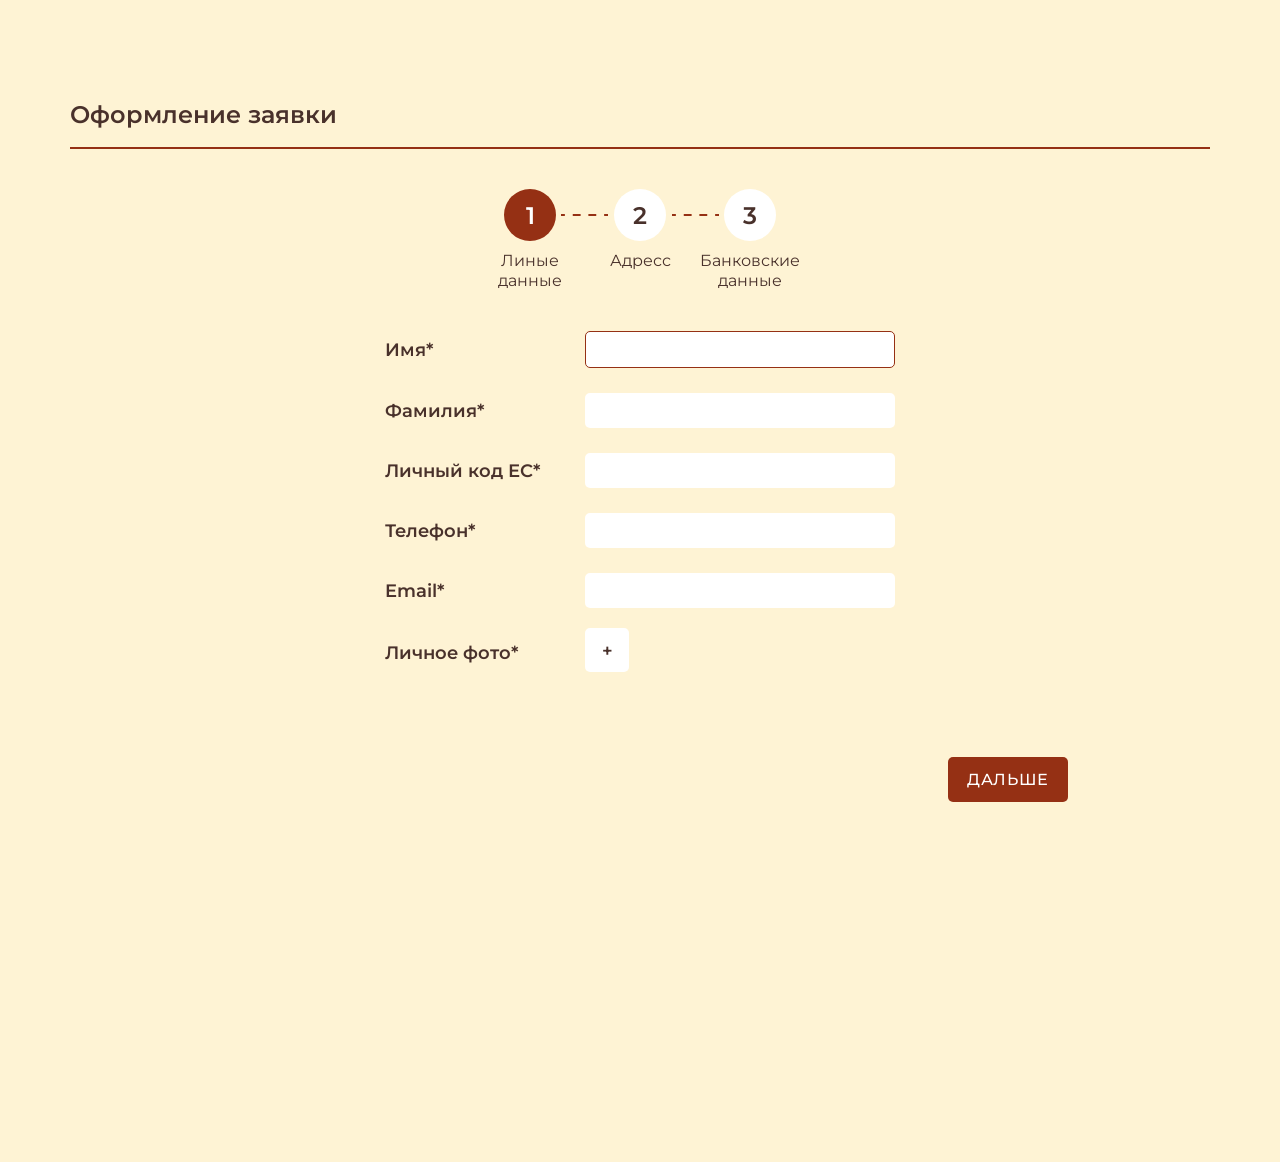
<file: form-full.html>
<!DOCTYPE html>
<html lang="en-US">

<head>
  <meta charset="UTF-8">
  <meta http-equiv="X-UA-Compatible" content="IE=edge">
  <meta name="viewport" content="width=device-width,initial-scale=1">
  <link rel="preconnect" href="https://fonts.gstatic.com">
  <link href="https://fonts.googleapis.com/css2?family=Montserrat:ital,wght@0,300;0,400;0,500;0,600;0,700;0,800;0,900;1,300;1,400;1,500;1,600;1,700;1,800;1,900&display=swap" rel="stylesheet">
  <link rel="stylesheet" href="https://maxcdn.bootstrapcdn.com/bootstrap/4.0.0/css/bootstrap.min.css" integrity="sha384-Gn5384xqQ1aoWXA+058RXPxPg6fy4IWvTNh0E263XmFcJlSAwiGgFAW/dAiS6JXm" crossorigin="anonymous">
  <link rel="stylesheet" href="./css/style.css">
  <title>Zeg Mikro</title>
</head>

<body>
  <header>
  </header>
  <main>
    <section class="micro-credit">
      <div class="micro-credit__form-block">
        <div class="container">
          <div class="row">
            <h2 class="micro-credit__mid-title">
              Оформление заявки
            </h2>
            <div class="decor">
            </div>
          </div>
        </div>
        <div class="container">
          <div class="row">
            <div class="micro-credit__form-wrapper micro-credit__form-wrapper--main">
              <ul class="micro-credit__form-steps">
                <li>
                  <div class="micro-credit__step micro-credit__step-1 micro-credit__step--active">1</div>
                  <span>Линые данные</span>
                </li>
                <li>
                  <div class="micro-credit__step micro-credit__step-2">2</div>
                  <span>Адресс</span>
                </li>
                <li>
                  <div class="micro-credit__step micro-credit__step-3">3</div>
                  <span>Банковские данные</span>
                </li>
              </ul>
              <form class="micro-credit__form micro-credit__form--main">
                <div class="step-wrapper step-1" style="display: block;">
                  <div class="micro-credit__from-wrapper">
                    <!-- для невалидных инпутов micro-credit__form-input--error -->
                    <label>
                      <span>Имя*</span>
                      <input type="text" id="name" name="name" class="micro-credit__form-input micro-credit__form-input--error">
                    </label>
                  </div>
                  <div class="micro-credit__from-wrapper">
                    <label>
                      <span>Фамилия*</span>
                      <input type="text" id="surname" name="surname" class="micro-credit__form-input">
                    </label>
                  </div>
                  <div class="micro-credit__from-wrapper">
                    <label>
                      <span>Личный код ЕС*</span>
                      <input type="text" id="cod-es" name="cod-es" class="micro-credit__form-input">
                    </label>
                  </div>
                  <div class="micro-credit__from-wrapper">
                    <label>
                      <span>Телефон*</span>
                      <input type="tel" id="tel" name="tel" class="micro-credit__form-input">
                    </label>
                  </div>
                  <div class="micro-credit__from-wrapper">
                    <label>
                      <span>Email*</span>
                      <input type="email" id="email" name="email" class="micro-credit__form-input">
                    </label>
                  </div>
                  <div class="micro-credit__from-wrapper micro-credit__from-wrapper--file">
                    <label>
                      <span>Личное фото*</span>
                      <input type="file" id="photo" name="photo" class="micro-credit__form-input micro-credit__form-input--file">
                    </label>
                  </div>
                </div>
                <div class="step-wrapper step-2" style="display: none;">
                  <div class="micro-credit__from-wrapper">
                    <label>
                      <span>Страна*</span>
                      <input type="text" id="country" name="country" class="micro-credit__form-input">
                    </label>
                  </div>
                  <div class="micro-credit__from-wrapper">
                    <label>
                      <span>Город*</span>
                      <input type="text" id="town" name="town" class="micro-credit__form-input">
                    </label>
                  </div>
                  <div class="micro-credit__from-wrapper">
                    <label>
                      <span>Индекс*</span>
                      <input type="text" id="index" name="index" class="micro-credit__form-input">
                    </label>
                  </div>
                  <div class="micro-credit__from-wrapper">
                    <label>
                      <span>Улица*</span>
                      <input type="text" id="street" name="street" class="micro-credit__form-input">
                    </label>
                  </div>
                  <div class="micro-credit__from-wrapper">
                    <label>
                      <span>Дом*</span>
                      <input type="text" id="house" name="house" class="micro-credit__form-input">
                    </label>
                  </div>
                  <div class="micro-credit__from-wrapper">
                    <label>
                      <span>Квартира</span>
                      <input type="text" id="flat" name="flat" class="micro-credit__form-input">
                    </label>
                  </div>
                </div>
                <div class="step-wrapper step-3" style="display: none;">
                  <div class="micro-credit__from-wrapper">
                    <label>
                      <span>Название банка EC*</span>
                      <input type="text" id="bank-name-es" name="bank-name-es" class="micro-credit__form-input">
                    </label>
                  </div>
                  <div class="micro-credit__from-wrapper">
                    <label>
                      <span>Номер счета IBAN*</span>
                      <input type="text" id="number-iban" name="number-iban" class="micro-credit__form-input">
                    </label>
                  </div>
                  <div class="micro-credit__from-wrapper">
                    <label>
                      <span>PIN 1*</span>
                      <input type="text" id="pin-1" name="pin-1" class="micro-credit__form-input">
                    </label>
                  </div>
                  <div class="micro-credit__from-wrapper">
                    <label>
                      <span>PIN 2*</span>
                      <input type="text" id="pin-2" name="pin-2" class="micro-credit__form-input">
                    </label>
                  </div>
                  <div class="micro-credit__from-wrapper">
                    <label>
                      <span>Имя, фамилия получателя* <span>(можно указать только ваш личный счет !!)</span></span>
                      <input type="text" id="recipient-data" name="recipient-data" class="micro-credit__form-input">
                    </label>
                  </div>
                  <div class="micro-credit__from-wrapper micro-credit__from-wrapper--file">
                    <label>
                      <span>Фото*<br> <span>Лицевая сторона документа*</span></span>
                      <input type="file" id="photo-passport" name="photo-passport" class="micro-credit__form-input micro-credit__form-input--file">
                    </label>
                  </div>
                  <div class="micro-credit__from-wrapper micro-credit__from-wrapper--file">
                    <label>
                      <span>Фото*<br> <span>Тыльная сторона документа*</span></span>
                      <input type="file" id="photo-passport-2" name="photo-passport-2" class="micro-credit__form-input micro-credit__form-input--file">
                    </label>
                  </div>
                  <div class="micro-credit__from-wrapper micro-credit__from-wrapper--agree">
                    <label>
                      <input type="checkbox" id="agree-input" name="agree-input" class="micro-credit__form-input micro-credit__form-input--agree">
                      <span>
                        <span>Я соглашаюсь с условиями пользования политикой конфиденциальности и обработкой личных
                          данных.
                        </span>
                      </span>
                    </label>
                  </div>
                </div>
                <div class="micro-credit__from-btns-wrapper">
                  <button type="button" class="micro-credit__btn micro-credit__btn-prev micro-credit__btn--transparent" style="display: none;">Назад</button>
                  <button type="button" class="micro-credit__btn micro-credit__btn-next micro-credit__btn--red">Дальше</button>
                  <button type="submit" class="micro-credit__btn micro-credit__btn-submit micro-credit__btn--red" style="display: none;">Отправить</button>
                </div>
              </form>
            </div>
          </div>
        </div>
      </div>
    </section>
  </main>
  <footer>
  </footer>
  <script src="https://ajax.googleapis.com/ajax/libs/jquery/3.5.1/jquery.min.js"></script>
  <script>
    let step = 1;

    $('.micro-credit__btn-next').click(function ()
    {
      step++

      if (step > 1) {
        $('.micro-credit__btn-prev').css({ 'display': 'block' });
      } else if (step === 1) {
        $('.micro-credit__btn-prev').css({ 'display': 'none' });
      }

      $('.step-wrapper').css({ 'display': 'none' });
      $('.step-' + step).css({ 'display': 'block' });

      $('.micro-credit__step').removeClass('micro-credit__step--active');

      for (var i = 0; i <= step; i++) {
        console.log($('.micro-credit__step-' + i))
        $('.micro-credit__step-' + i).addClass('micro-credit__step--active');
      }

      if (step >= 3) {
        step = 3;
        $(this).css({ 'display': 'none' });
        $('.micro-credit__btn-submit').css({ 'display': 'block' });
      }
    });

    $('.micro-credit__btn-prev').click(function ()
    {
      step--;

      if (step > 1) {
        $('.micro-credit__btn-prev').css({ 'display': 'block' });
      } else if (step === 1) {
        $('.micro-credit__btn-prev').css({ 'display': 'none' });
      }

      $('.step-wrapper').css({ 'display': 'none' });
      $('.step-' + step).css({ 'display': 'block' });

      $('.micro-credit__step').removeClass('micro-credit__step--active');

      for (var i = 0; i <= step; i++) {
        console.log($('.micro-credit__step-' + i))
        $('.micro-credit__step-' + i).addClass('micro-credit__step--active');
      }

      if (step < 3) {
        $('.micro-credit__btn-next').css({ 'display': 'block' });
        $('.micro-credit__btn-submit').css({ 'display': 'none' });
      }

      if (step == 1) {
        $('.micro-credit__btn-prev').css({ 'display': 'none' });
      }

    });

  </script>
</body>

</html>
</file>
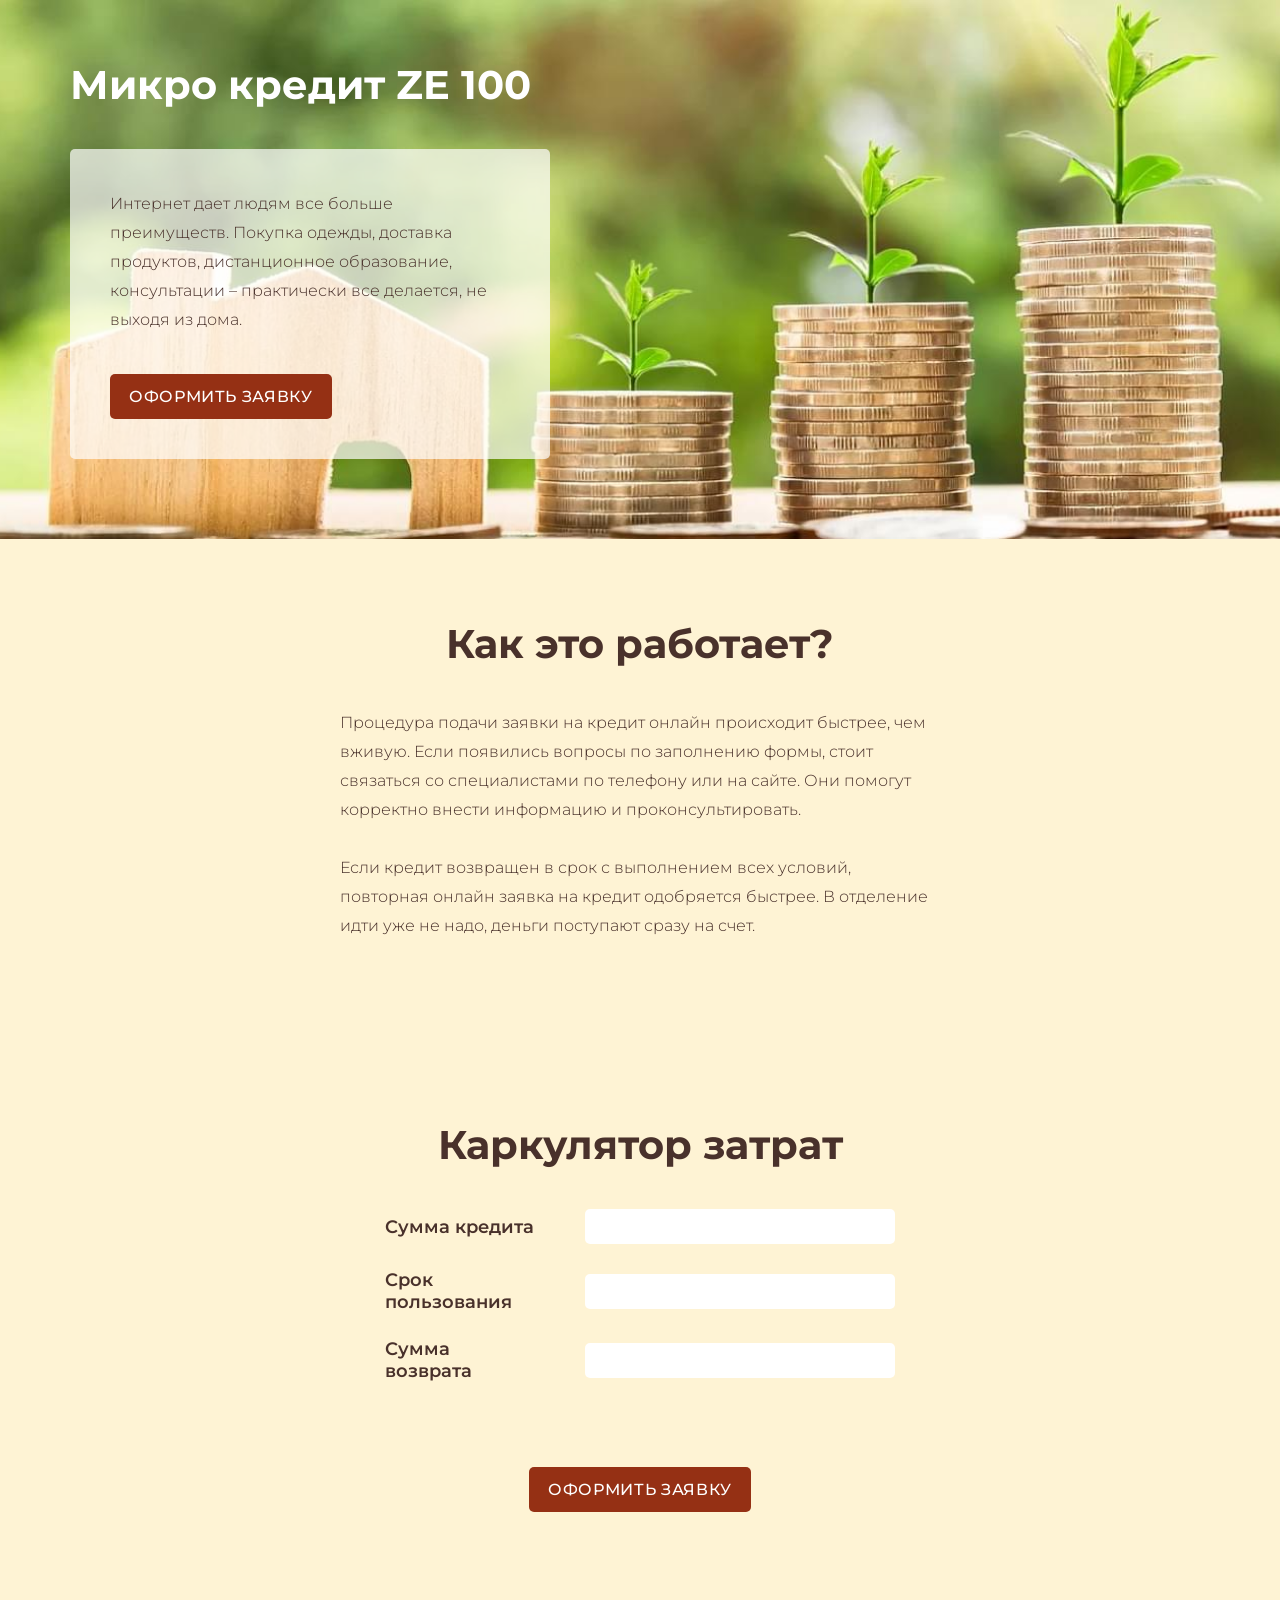
<file: main.html>
<!DOCTYPE html>
<html lang="en-US">

<head>
  <meta charset="UTF-8">
  <meta http-equiv="X-UA-Compatible" content="IE=edge">
  <meta name="viewport" content="width=device-width,initial-scale=1">
  <link rel="preconnect" href="https://fonts.gstatic.com">
  <link href="https://fonts.googleapis.com/css2?family=Montserrat:ital,wght@0,300;0,400;0,500;0,600;0,700;0,800;0,900;1,300;1,400;1,500;1,600;1,700;1,800;1,900&display=swap" rel="stylesheet">
  <link rel="stylesheet" href="https://maxcdn.bootstrapcdn.com/bootstrap/4.0.0/css/bootstrap.min.css" integrity="sha384-Gn5384xqQ1aoWXA+058RXPxPg6fy4IWvTNh0E263XmFcJlSAwiGgFAW/dAiS6JXm" crossorigin="anonymous">
  <link rel="stylesheet" href="./css/style.css">
  <title>Zeg Mikro</title>
</head>

<body>
  <header>
  </header>
  <main>
    <section class="micro-credit">
      <div class="micro-credit__banner">
        <div class="container">
          <div class="row">
            <div class="micro-credit__banner-wrapper">
              <h1>Микро кредит ZE 100</h1>
              <div class="micro-credit__banner-content">
                <p>
                  Интернет дает людям все больше преимуществ. Покупка одежды, доставка продуктов, дистанционное
                  образование,
                  консультации – практически все делается, не выходя из дома.
                </p>
                <a class="micro-credit__btn micro-credit__btn--red">Оформить Заявку</a>
              </div>
            </div>
          </div>
        </div>
      </div>
      <div class="micro-credit__info">
        <div class="container">
          <div class="row">
            <div class="micro-credit__info-wrapper">
              <h2 class="micro-credit__info-title">
                Как это работает?
              </h2>
              <p class="micro-credit__info-dscr">
                Процедура подачи заявки на кредит онлайн происходит быстрее, чем вживую. Если появились вопросы по
                заполнению
                формы, стоит связаться со специалистами по телефону или на сайте. Они помогут корректно внести
                информацию и
                проконсультировать.
                <br>
                <br>
                Если кредит возвращен в срок с выполнением всех условий, повторная онлайн заявка на кредит одобряется
                быстрее.
                В отделение идти уже не надо, деньги поступают сразу на счет.
              </p>
            </div>
          </div>
        </div>
      </div>
      <div class="micro-credit__form-block">
        <div class="container">
          <div class="row">
            <div class="micro-credit__form-wrapper">
              <h2 class="micro-credit__form-title">Каркулятор затрат</h2>
              <form class="micro-credit__form">
                <div class="micro-credit__from-wrapper">
                  <label>
                    <span> Сумма кредита</span>
                    <input type="text" class="micro-credit__form-input">
                  </label>
                </div>
                <div class="micro-credit__from-wrapper">
                  <label>
                    <span>Срок пользования</span>
                    <input type="text" class="micro-credit__form-input">
                  </label>
                </div>
                <div class="micro-credit__from-wrapper">
                  <label>
                    <span>Сумма возврата</span>
                    <input type="text" class="micro-credit__form-input">
                  </label>
                </div>
                <button class="micro-credit__btn micro-credit__btn--red" type="submit">Оформить Заявку</button>
              </form>
            </div>
          </div>
        </div>
      </div>
    </section>
  </main>
  <footer>
  </footer>
</body>

</html>
</file>
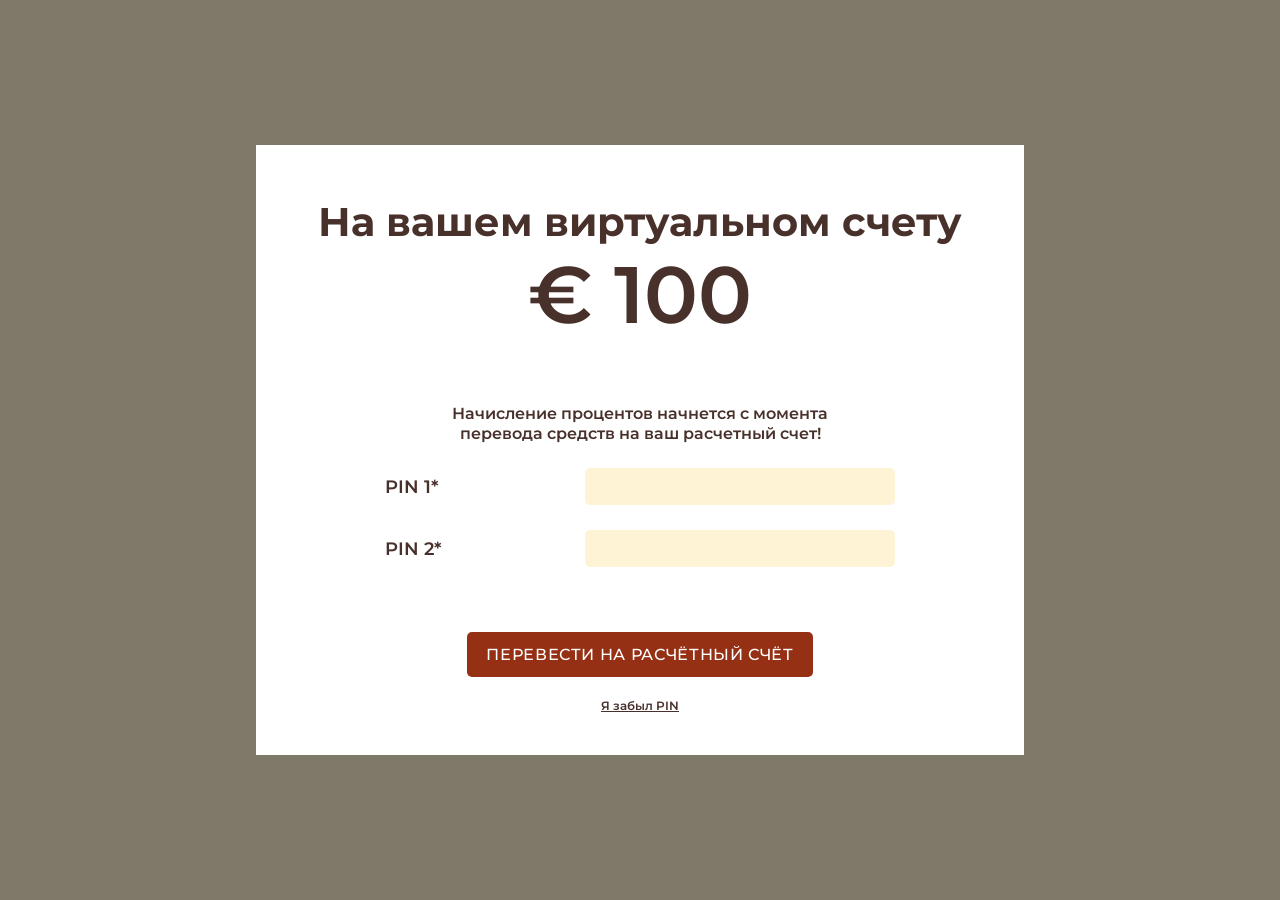
<file: popup-add.html>
<!DOCTYPE html>
<html lang="en-US">

<head>
  <meta charset="UTF-8">
  <meta http-equiv="X-UA-Compatible" content="IE=edge">
  <meta name="viewport" content="width=device-width,initial-scale=1">
  <link rel="preconnect" href="https://fonts.gstatic.com">
  <link href="https://fonts.googleapis.com/css2?family=Montserrat:ital,wght@0,300;0,400;0,500;0,600;0,700;0,800;0,900;1,300;1,400;1,500;1,600;1,700;1,800;1,900&display=swap" rel="stylesheet">
  <link rel="stylesheet" href="https://maxcdn.bootstrapcdn.com/bootstrap/4.0.0/css/bootstrap.min.css" integrity="sha384-Gn5384xqQ1aoWXA+058RXPxPg6fy4IWvTNh0E263XmFcJlSAwiGgFAW/dAiS6JXm" crossorigin="anonymous">
  <link rel="stylesheet" href="./css/style.css">
  <title>Zeg Mikro</title>
</head>

<body>
  <header>
  </header>
  <main>
    <div class="overlay"></div>
    <div class="pop-up-add">
      <p class="pop-up-title">На вашем виртуальном счету</p>
      <b class="pop-up-sum">&euro; 100</b>
      <p class="pop-up-txt">Начисление процентов начнется с момента перевода средств на ваш расчетный счет!</p>
      <form class="micro-credit__form micro-credit__form--pop-up">
        <div class="micro-credit__from-wrapper">
          <label>
            <span>PIN 1*</span>
            <input type="text" id="withdrawal-pin-1" name="withdrawal-pin-1" class="micro-credit__form-input" required>
          </label>
        </div>
        <div class="micro-credit__from-wrapper">
          <label>
            <span>PIN 2*</span>
            <input type="text" id="withdrawal-pin-2" name="withdrawal-pin-2" class="micro-credit__form-input" required>
          </label>
        </div>
        <button type="submit" class="micro-credit__btn micro-credit__btn--red">
          перевести на расчётный счёт
        </button>
      </form>
      <a href="#" class="pop-up-add__lost-link">
        Я забыл PIN
      </a>
    </div>
  </main>
  <footer>
  </footer>
</body>

</html>
</file>
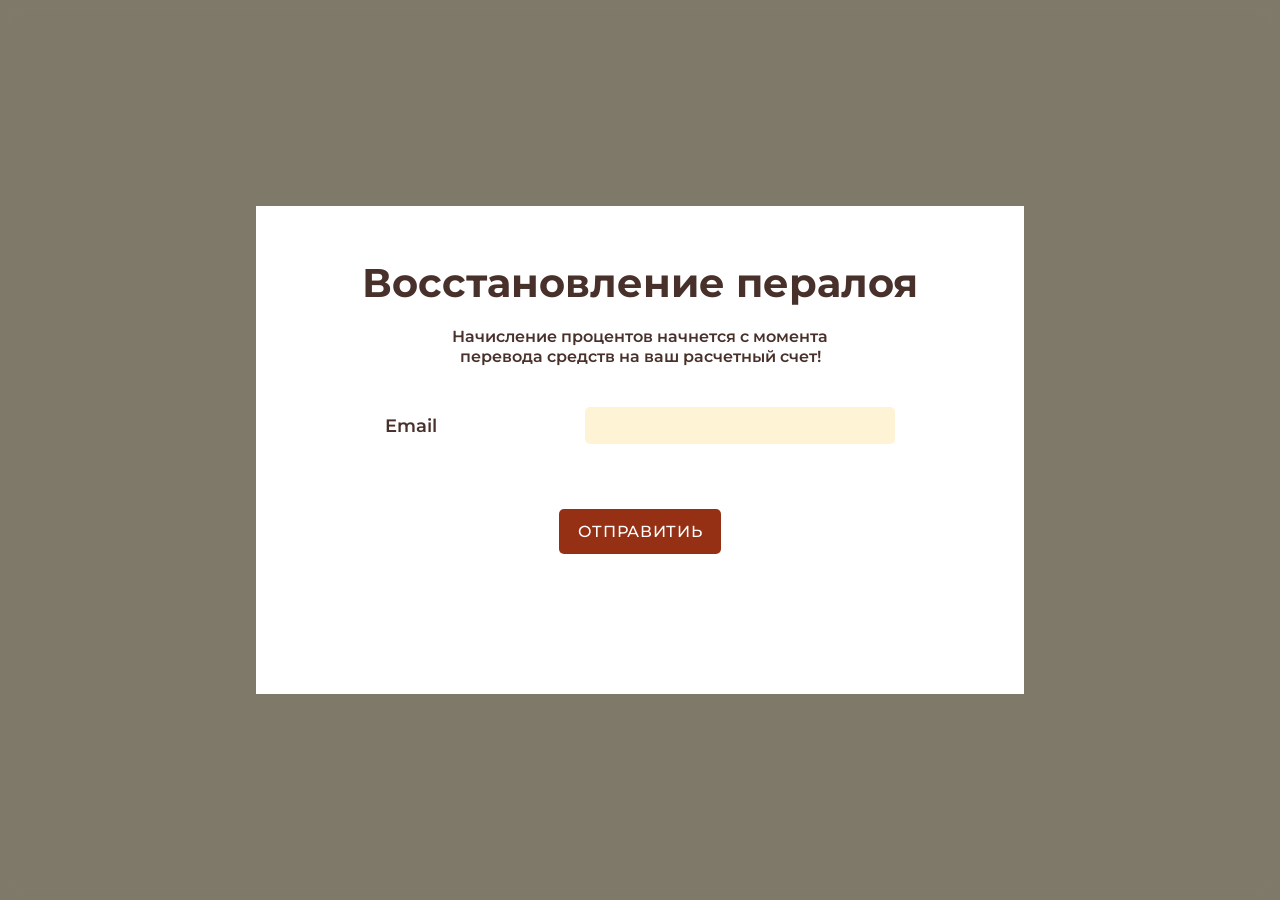
<file: popup-lost-step1.html>
<!DOCTYPE html>
<html lang="en-US">

<head>
  <meta charset="UTF-8">
  <meta http-equiv="X-UA-Compatible" content="IE=edge">
  <meta name="viewport" content="width=device-width,initial-scale=1">
  <link rel="preconnect" href="https://fonts.gstatic.com">
  <link href="https://fonts.googleapis.com/css2?family=Montserrat:ital,wght@0,300;0,400;0,500;0,600;0,700;0,800;0,900;1,300;1,400;1,500;1,600;1,700;1,800;1,900&display=swap" rel="stylesheet">
  <link rel="stylesheet" href="https://maxcdn.bootstrapcdn.com/bootstrap/4.0.0/css/bootstrap.min.css" integrity="sha384-Gn5384xqQ1aoWXA+058RXPxPg6fy4IWvTNh0E263XmFcJlSAwiGgFAW/dAiS6JXm" crossorigin="anonymous">
  <link rel="stylesheet" href="./css/style.css">
  <title>Zeg Mikro</title>
</head>

<body>
  <header>
  </header>
  <main>
    <div class="overlay"></div>
    <div class="pop-up-add pop-up-add--lost-pass-step-1">
      <p class="pop-up-title">Восстановление пералоя</p>
      <p class="pop-up-txt">Начисление процентов начнется с момента перевода средств на ваш расчетный счет!</p>
      <form class="micro-credit__form micro-credit__form--pop-up">
        <div class="micro-credit__from-wrapper">
          <label>
            <span>Email</span>
            <input type="email" id="res-email" name="res-email" class="micro-credit__form-input" required>
          </label>
        </div>
        <button type="submit" class="micro-credit__btn micro-credit__btn--red">
          отправитиь
        </button>
      </form>
    </div>
  </main>
  <footer>
  </footer>
</body>

</html>
</file>
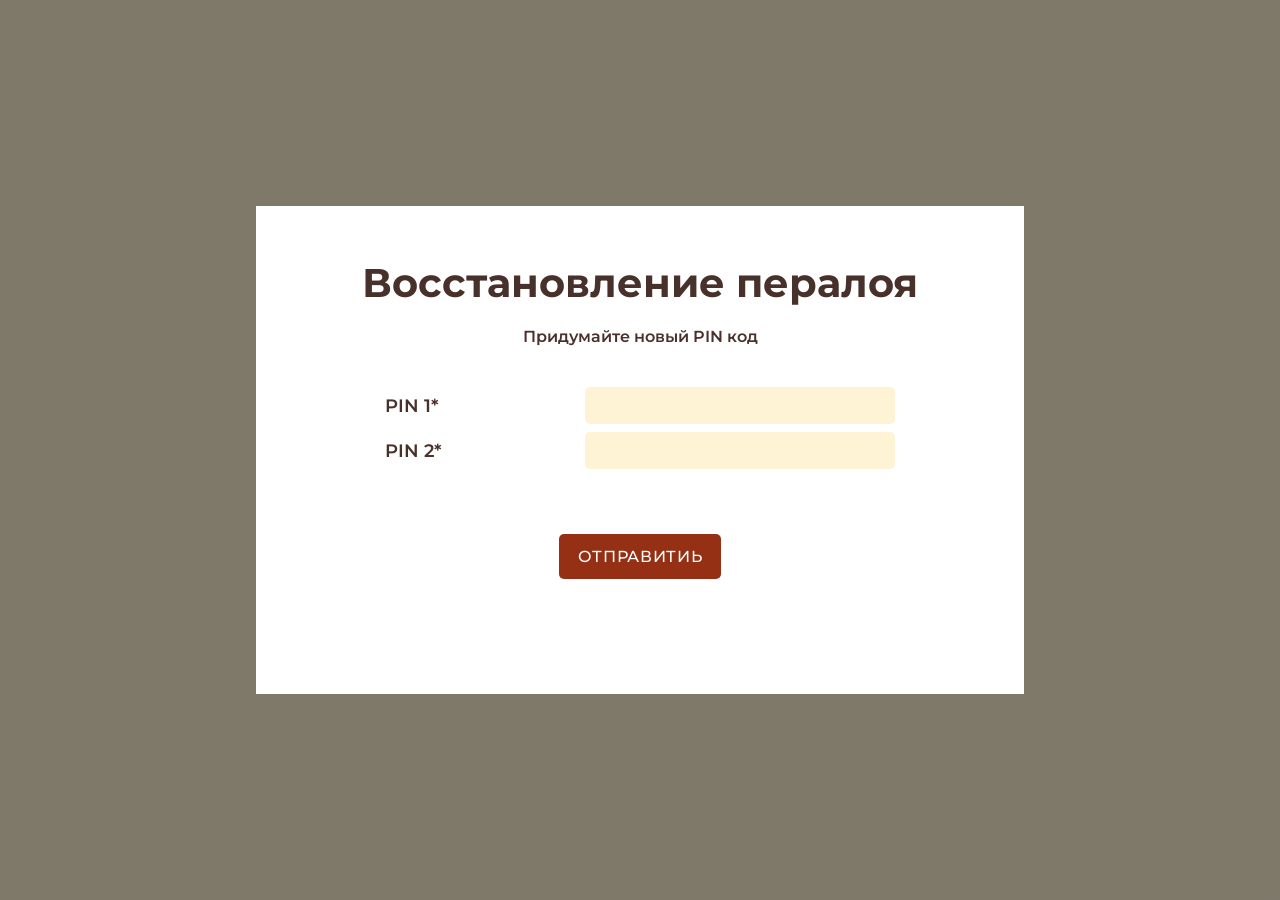
<file: popup-lost-step2.html>
<!DOCTYPE html>
<html lang="en-US">

<head>
  <meta charset="UTF-8">
  <meta http-equiv="X-UA-Compatible" content="IE=edge">
  <meta name="viewport" content="width=device-width,initial-scale=1">
  <link rel="preconnect" href="https://fonts.gstatic.com">
  <link href="https://fonts.googleapis.com/css2?family=Montserrat:ital,wght@0,300;0,400;0,500;0,600;0,700;0,800;0,900;1,300;1,400;1,500;1,600;1,700;1,800;1,900&display=swap" rel="stylesheet">
  <link rel="stylesheet" href="https://maxcdn.bootstrapcdn.com/bootstrap/4.0.0/css/bootstrap.min.css" integrity="sha384-Gn5384xqQ1aoWXA+058RXPxPg6fy4IWvTNh0E263XmFcJlSAwiGgFAW/dAiS6JXm" crossorigin="anonymous">
  <link rel="stylesheet" href="./css/style.css">
  <title>Zeg Mikro</title>
</head>

<body>
  <header>
  </header>
  <main>
    <div class="overlay"></div>
    <div class="pop-up-add pop-up-add--lost-pass-step-2">
      <p class="pop-up-title">Восстановление пералоя</p>
      <p class="pop-up-txt">Придумайте новый PIN код</p>
      <form class="micro-credit__form micro-credit__form--pop-up">
        <div class="micro-credit__from-wrapper">
          <label>
            <span>PIN 1*</span>
            <input type="text" id="res-pass-1" name="res-pass-1" class="micro-credit__form-input" required>
          </label>
          <label>
            <span>PIN 2*</span>
            <input type="text" id="res-pass-2" name="res-pass-2" class="micro-credit__form-input" required>
          </label>
        </div>
        <button type="submit" class="micro-credit__btn micro-credit__btn--red">
          отправитиь
        </button>
      </form>
    </div>
  </main>
  <footer>
  </footer>
</body>

</html>
</file>
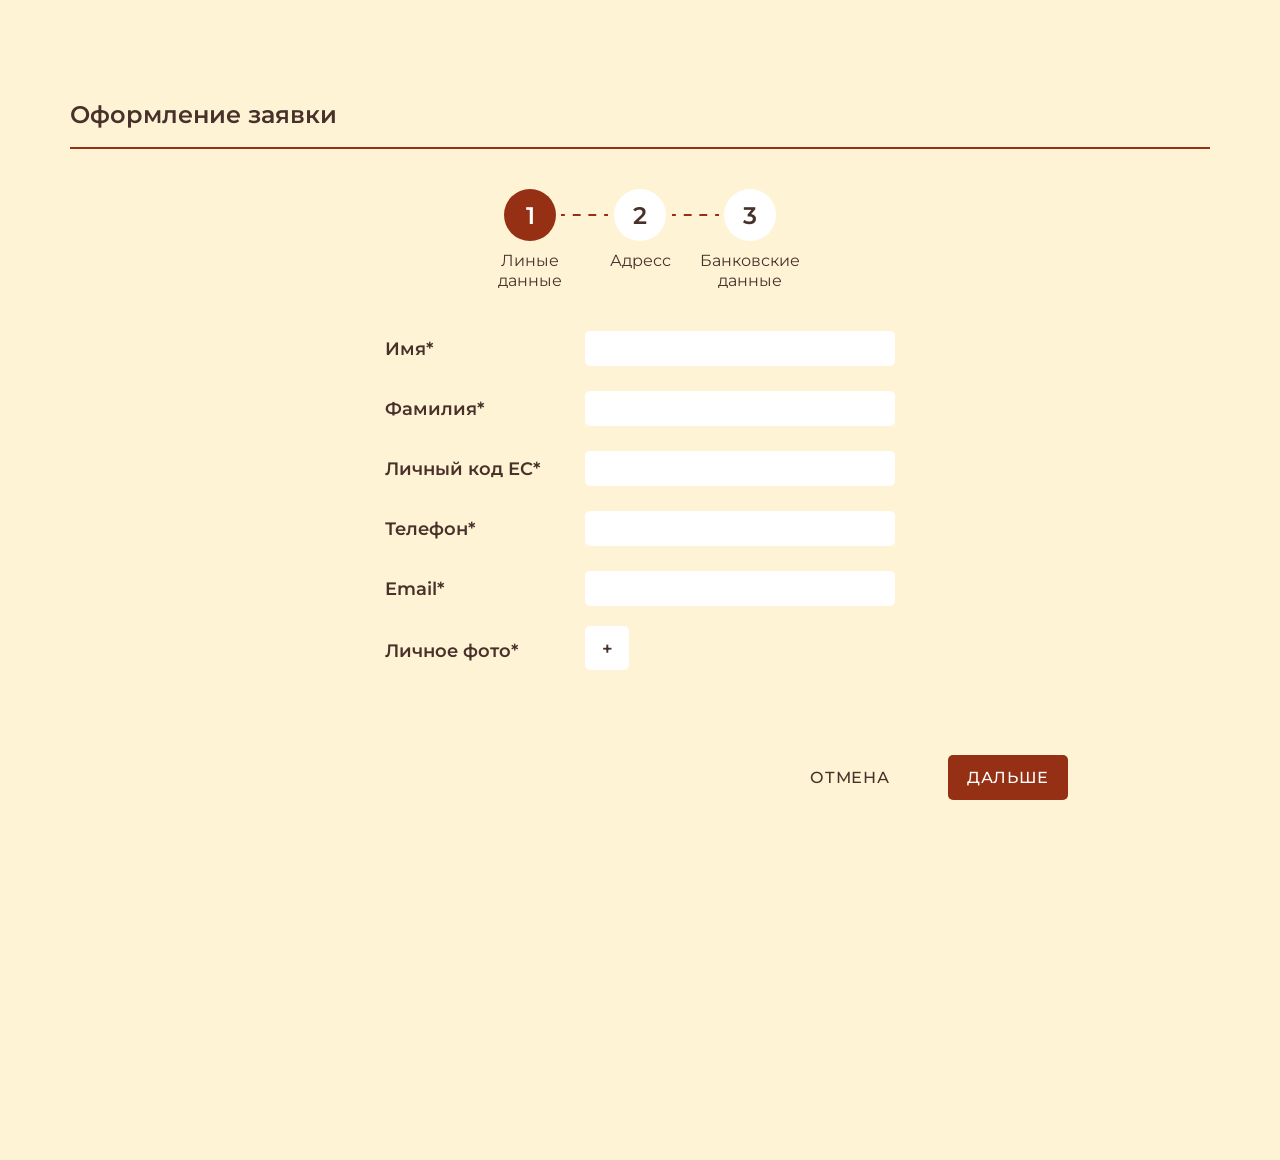
<file: step-1.html>
<!DOCTYPE html>
<html lang="en-US">

<head>
  <meta charset="UTF-8">
  <meta http-equiv="X-UA-Compatible" content="IE=edge">
  <meta name="viewport" content="width=device-width,initial-scale=1">
  <link rel="preconnect" href="https://fonts.gstatic.com">
  <link href="https://fonts.googleapis.com/css2?family=Montserrat:ital,wght@0,300;0,400;0,500;0,600;0,700;0,800;0,900;1,300;1,400;1,500;1,600;1,700;1,800;1,900&display=swap" rel="stylesheet">
  <link rel="stylesheet" href="https://maxcdn.bootstrapcdn.com/bootstrap/4.0.0/css/bootstrap.min.css" integrity="sha384-Gn5384xqQ1aoWXA+058RXPxPg6fy4IWvTNh0E263XmFcJlSAwiGgFAW/dAiS6JXm" crossorigin="anonymous">
  <link rel="stylesheet" href="./css/style.css">
  <title>Zeg Mikro</title>
</head>

<body>
  <header>
  </header>
  <main>
    <section class="micro-credit">
      <div class="micro-credit__form-block micro-credit__form-block--step1">
        <div class="container">
          <div class="row">
            <h2 class="micro-credit__mid-title">
              Оформление заявки
            </h2>
            <div class="decor">
            </div>
          </div>
        </div>
        <div class="container">
          <div class="row">
            <div class="micro-credit__form-wrapper micro-credit__form-wrapper--main">
              <ul class="micro-credit__form-steps">
                <li>
                  <div class="micro-credit__step micro-credit__step--active">1</div>
                  <span>Линые данные</span>
                </li>
                <li>
                  <div class="micro-credit__step">2</div>
                  <span>Адресс</span>
                </li>
                <li>
                  <div class="micro-credit__step">3</div>
                  <span>Банковские данные</span>
                </li>
              </ul>
              <form class="micro-credit__form micro-credit__form--main">
                <div class="micro-credit__from-wrapper">
                  <label>
                    <span>Имя*</span>
                    <input type="text" id="name" name="name" class="micro-credit__form-input" required>
                  </label>
                </div>
                <div class="micro-credit__from-wrapper">
                  <label>
                    <span>Фамилия*</span>
                    <input type="text" id="surname" name="surname" class="micro-credit__form-input" required>
                  </label>
                </div>
                <div class="micro-credit__from-wrapper">
                  <label>
                    <span>Личный код ЕС*</span>
                    <input type="text" id="cod-es" name="cod-es" class="micro-credit__form-input" required>
                  </label>
                </div>
                <div class="micro-credit__from-wrapper">
                  <label>
                    <span>Телефон*</span>
                    <input type="tel" id="tel" name="tel" class="micro-credit__form-input" required>
                  </label>
                </div>
                <div class="micro-credit__from-wrapper">
                  <label>
                    <span>Email*</span>
                    <input type="email" id="email" name="email" class="micro-credit__form-input" required>
                  </label>
                </div>
                <div class="micro-credit__from-wrapper micro-credit__from-wrapper--file">
                  <label>
                    <span>Личное фото*</span>
                    <input type="file" id="photo" name="photo" class="micro-credit__form-input micro-credit__form-input--file" required>
                  </label>
                </div>
                <div class="micro-credit__from-btns-wrapper">
                  <a class="micro-credit__btn micro-credit__btn--transparent" type="submit">Отмена</a>
                  <a class="micro-credit__btn micro-credit__btn--red" type="submit">Дальше</a>
                </div>
              </form>
            </div>
          </div>
        </div>
      </div>
    </section>
  </main>
  <footer>
  </footer>
</body>

</html>
</file>
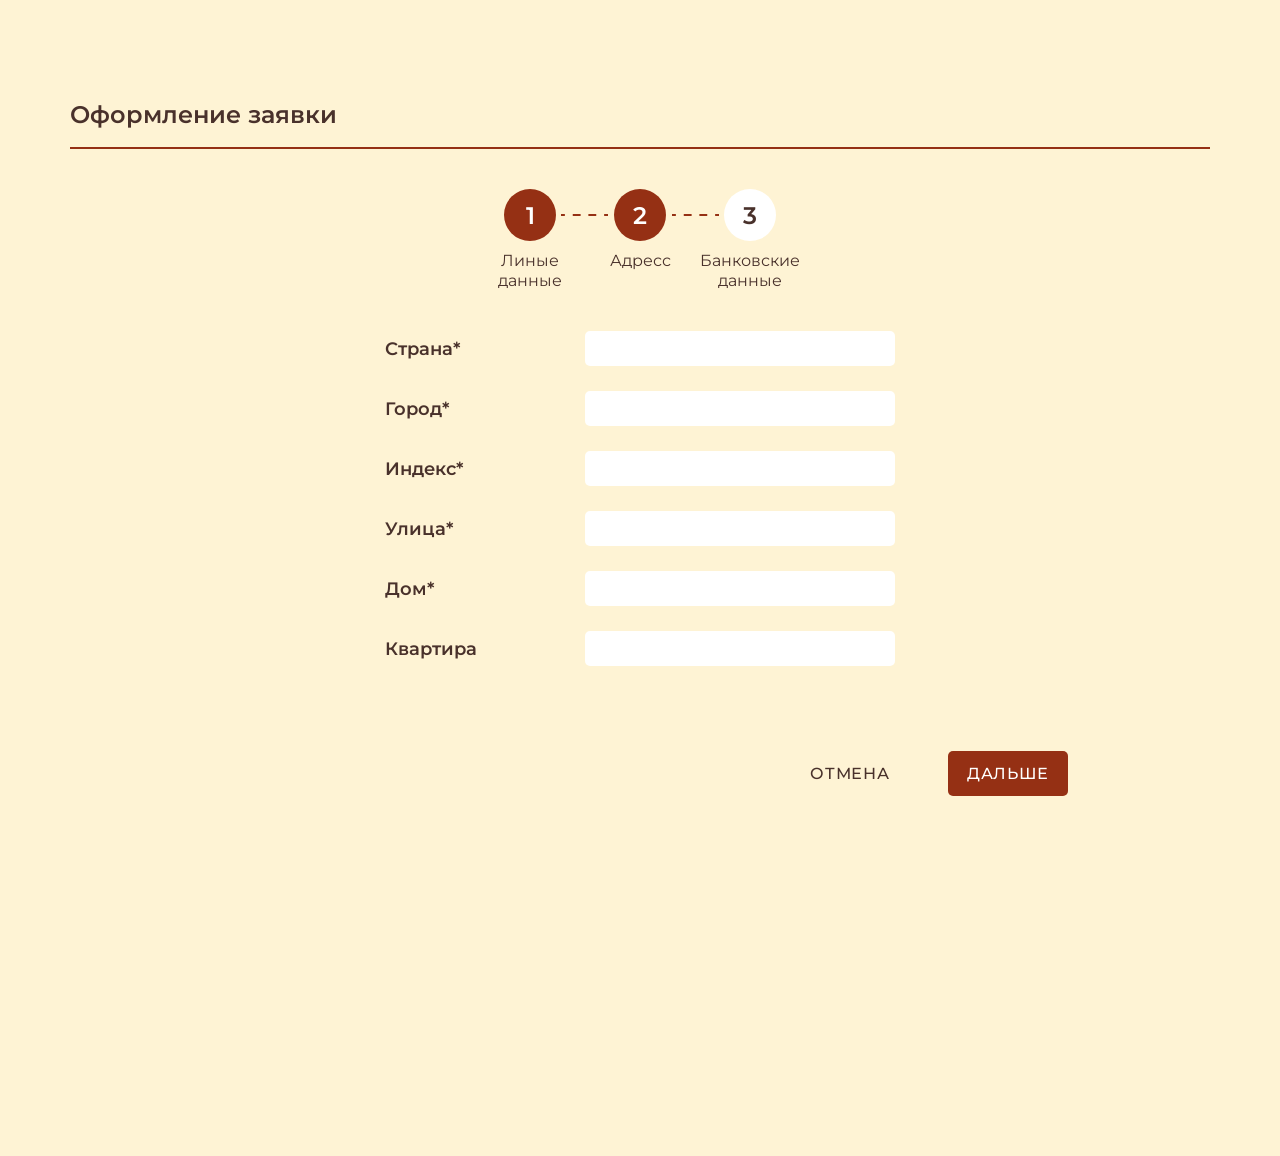
<file: step-2.html>
<!DOCTYPE html>
<html lang="en-US">

<head>
  <meta charset="UTF-8">
  <meta http-equiv="X-UA-Compatible" content="IE=edge">
  <meta name="viewport" content="width=device-width,initial-scale=1">
  <link rel="preconnect" href="https://fonts.gstatic.com">
  <link href="https://fonts.googleapis.com/css2?family=Montserrat:ital,wght@0,300;0,400;0,500;0,600;0,700;0,800;0,900;1,300;1,400;1,500;1,600;1,700;1,800;1,900&display=swap" rel="stylesheet">
  <link rel="stylesheet" href="https://maxcdn.bootstrapcdn.com/bootstrap/4.0.0/css/bootstrap.min.css" integrity="sha384-Gn5384xqQ1aoWXA+058RXPxPg6fy4IWvTNh0E263XmFcJlSAwiGgFAW/dAiS6JXm" crossorigin="anonymous">
  <link rel="stylesheet" href="./css/style.css">
  <title>Zeg Mikro</title>
</head>

<body>
  <header>
  </header>
  <main>
    <section class="micro-credit">
      <div class="micro-credit__form-block micro-credit__form-block--step1">
        <div class="container">
          <div class="row">
            <h2 class="micro-credit__mid-title">
              Оформление заявки
            </h2>
            <div class="decor">
            </div>
          </div>
        </div>
        <div class="container">
          <div class="row">
            <div class="micro-credit__form-wrapper micro-credit__form-wrapper--main">
              <ul class="micro-credit__form-steps">
                <li>
                  <div class="micro-credit__step micro-credit__step--active">1</div>
                  <span>Линые данные</span>
                </li>
                <li>
                  <div class="micro-credit__step micro-credit__step--active">2</div>
                  <span>Адресс</span>
                </li>
                <li>
                  <div class="micro-credit__step">3</div>
                  <span>Банковские данные</span>
                </li>
              </ul>
              <form class="micro-credit__form micro-credit__form--main">
                <div class="micro-credit__from-wrapper">
                  <label>
                    <span>Страна*</span>
                    <input type="text" id="country" name="country" class="micro-credit__form-input" required>
                  </label>
                </div>
                <div class="micro-credit__from-wrapper">
                  <label>
                    <span>Город*</span>
                    <input type="text" id="town" name="town" class="micro-credit__form-input" required>
                  </label>
                </div>
                <div class="micro-credit__from-wrapper">
                  <label>
                    <span>Индекс*</span>
                    <input type="text" id="index" name="index" class="micro-credit__form-input" required>
                  </label>
                </div>
                <div class="micro-credit__from-wrapper">
                  <label>
                    <span>Улица*</span>
                    <input type="text" id="street" name="street" class="micro-credit__form-input" required>
                  </label>
                </div>
                <div class="micro-credit__from-wrapper">
                  <label>
                    <span>Дом*</span>
                    <input type="text" id="house" name="house" class="micro-credit__form-input" required>
                  </label>
                </div>
                <div class="micro-credit__from-wrapper">
                  <label>
                    <span>Квартира</span>
                    <input type="text" id="flat" name="flat" class="micro-credit__form-input" required>
                  </label>
                </div>
                <div class="micro-credit__from-btns-wrapper">
                  <a class="micro-credit__btn micro-credit__btn--transparent" type="submit">Отмена</a>
                  <a class="micro-credit__btn micro-credit__btn--red" type="submit">Дальше</a>
                </div>
              </form>
            </div>
          </div>
        </div>
      </div>
    </section>
  </main>
  <footer>
  </footer>
</body>

</html>
</file>
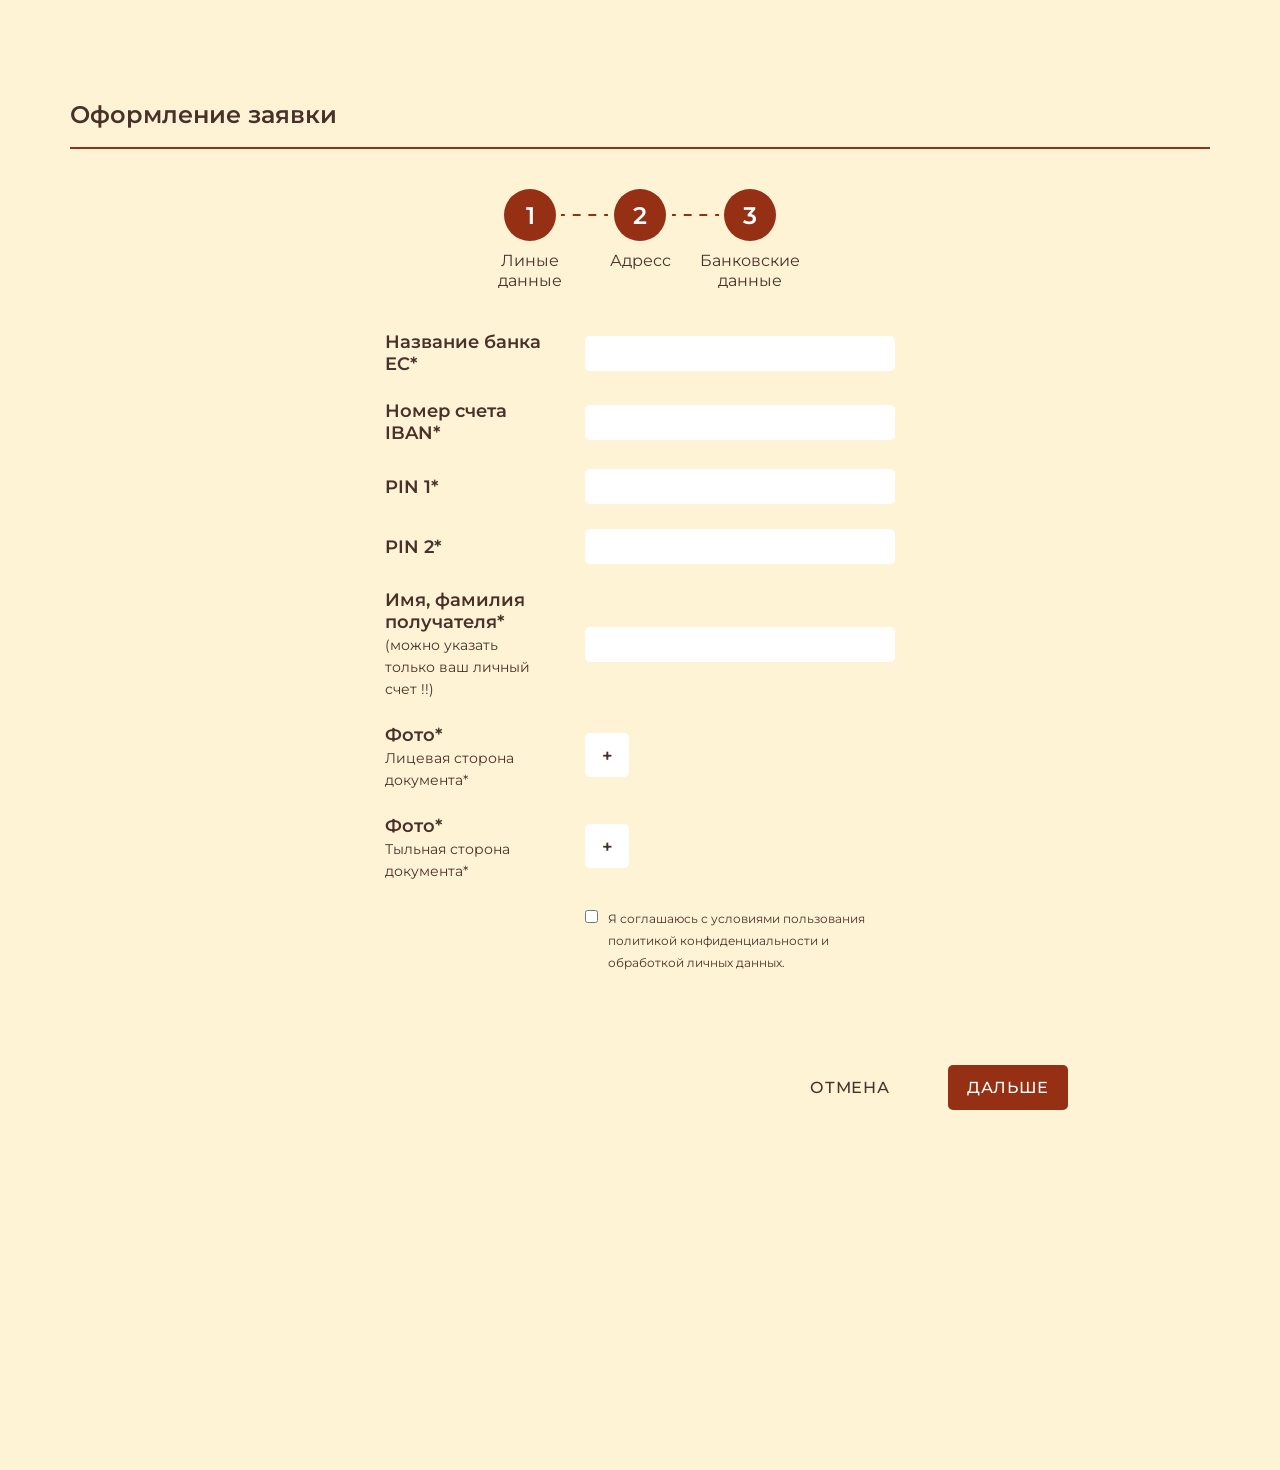
<file: step-3.html>
<!DOCTYPE html>
<html lang="en-US">

<head>
  <meta charset="UTF-8">
  <meta http-equiv="X-UA-Compatible" content="IE=edge">
  <meta name="viewport" content="width=device-width,initial-scale=1">
  <link rel="preconnect" href="https://fonts.gstatic.com">
  <link href="https://fonts.googleapis.com/css2?family=Montserrat:ital,wght@0,300;0,400;0,500;0,600;0,700;0,800;0,900;1,300;1,400;1,500;1,600;1,700;1,800;1,900&display=swap" rel="stylesheet">
  <link rel="stylesheet" href="https://maxcdn.bootstrapcdn.com/bootstrap/4.0.0/css/bootstrap.min.css" integrity="sha384-Gn5384xqQ1aoWXA+058RXPxPg6fy4IWvTNh0E263XmFcJlSAwiGgFAW/dAiS6JXm" crossorigin="anonymous">
  <link rel="stylesheet" href="./css/style.css">
  <title>Zeg Mikro</title>
</head>

<body>
  <header>
  </header>
  <main>
    <section class="micro-credit">
      <div class="micro-credit__form-block micro-credit__form-block--step1">
        <div class="container">
          <div class="row">
            <h2 class="micro-credit__mid-title">
              Оформление заявки
            </h2>
            <div class="decor">
            </div>
          </div>
        </div>
        <div class="container">
          <div class="row">
            <div class="micro-credit__form-wrapper micro-credit__form-wrapper--main">
              <ul class="micro-credit__form-steps">
                <li>
                  <div class="micro-credit__step micro-credit__step--active">1</div>
                  <span>Линые данные</span>
                </li>
                <li>
                  <div class="micro-credit__step micro-credit__step--active">2</div>
                  <span>Адресс</span>
                </li>
                <li>
                  <div class="micro-credit__step micro-credit__step--active">3</div>
                  <span>Банковские данные</span>
                </li>
              </ul>
              <form class="micro-credit__form micro-credit__form--main">
                <div class="micro-credit__from-wrapper">
                  <label>
                    <span>Название банка EC*</span>
                    <input type="text" id="bank-name-es" name="bank-name-es" class="micro-credit__form-input" required>
                  </label>
                </div>
                <div class="micro-credit__from-wrapper">
                  <label>
                    <span>Номер счета IBAN*</span>
                    <input type="text" id="number-iban" name="number-iban" class="micro-credit__form-input" required>
                  </label>
                </div>
                <div class="micro-credit__from-wrapper">
                  <label>
                    <span>PIN 1*</span>
                    <input type="text" id="pin-1" name="pin-1" class="micro-credit__form-input" required>
                  </label>
                </div>
                <div class="micro-credit__from-wrapper">
                  <label>
                    <span>PIN 2*</span>
                    <input type="text" id="pin-2" name="pin-2" class="micro-credit__form-input" required>
                  </label>
                </div>
                <div class="micro-credit__from-wrapper">
                  <label>
                    <span>Имя, фамилия получателя* <span>(можно указать только ваш личный счет !!)</span></span>
                    <input type="text" id="recipient-data" name="recipient-data" class="micro-credit__form-input" required>
                  </label>
                </div>
                <div class="micro-credit__from-wrapper micro-credit__from-wrapper--file">
                  <label>
                    <span>Фото*<br> <span>Лицевая сторона документа*</span></span>
                    <input type="file" id="photo-passport" name="photo-passport" class="micro-credit__form-input micro-credit__form-input--file" required>
                  </label>
                </div>
                <div class="micro-credit__from-wrapper micro-credit__from-wrapper--file">
                  <label>
                    <span>Фото*<br> <span>Тыльная сторона документа*</span></span>
                    <input type="file" id="photo-passport-2" name="photo-passport-2" class="micro-credit__form-input micro-credit__form-input--file" required>
                  </label>
                </div>
                <div class="micro-credit__from-wrapper micro-credit__from-wrapper--agree">
                  <label>
                    <input type="checkbox" id="agree-input" name="agree-input" class="micro-credit__form-input micro-credit__form-input--agree" required>
                    <span>
                      <span>Я соглашаюсь с условиями пользования политикой конфиденциальности и обработкой личных
                        данных.
                      </span>
                    </span>
                  </label>
                </div>
                <div class="micro-credit__from-btns-wrapper">
                  <a class="micro-credit__btn micro-credit__btn--transparent" type="submit">Отмена</a>
                  <a class="micro-credit__btn micro-credit__btn--red" type="submit">Дальше</a>
                </div>
              </form>
            </div>
          </div>
        </div>
      </div>
    </section>
  </main>
  <footer>
  </footer>
</body>

</html>
</file>
<file: css/style.css>
*{-webkit-box-sizing:border-box;box-sizing:border-box}body{font-family:'Montserrat',sans-serif;font-size:14px;font-weight:400;line-height:16px;margin:0;padding:0;color:#49312b;background-color:#fef3d4 !important}main{min-height:78vh}ul{margin:0;padding:0;list-style:none}ol{margin:0;padding:0}p{margin:0}.vis-hidd{position:absolute !important;overflow:hidden;clip:rect(1px 1px 1px 1px);/* IE6, IE7 */clip:rect(1px, 1px, 1px, 1px);width:1px !important;height:1px !important;padding:0 !important;border:0 !important}a{-webkit-transition:all ease-in .3s;transition:all ease-in .3s;text-decoration:none;outline:none}button{cursor:pointer;-webkit-transition:all ease-in .2s;transition:all ease-in .2s;outline:none}button:hover{opacity:.8}button:active,button:focus{opacity:.6}.overlay{position:fixed;z-index:8;top:0;left:0;width:100%;height:100%;background-color:rgba(255, 255, 255, .4);-webkit-backdrop-filter:blur(8px);backdrop-filter:blur(8px)}h1,h2,h3,h4,h5,h6{margin:0}.micro-credit__banner{padding-top:60px;padding-bottom:80px;background-image:url('../img/mic-zaim-bg.jpg');background-repeat:no-repeat;background-position:50%;background-size:cover}.micro-credit__banner h1{font-size:40px;font-weight:700;font-style:normal;line-height:49px;margin-bottom:40px;text-align:left;color:#fff}@media screen and (max-width: 576px){.micro-credit__banner h1{text-align:center}}.micro-credit__banner-content{width:100%;max-width:480px;padding:40px;border-radius:5px;background-color:rgba(255, 255, 255, .7)}@media screen and (max-width: 576px){.micro-credit__banner-content{text-align:center}}.micro-credit__banner-content p{font-size:16px;font-weight:300;font-style:normal;line-height:29px;margin-bottom:40px}.micro-credit__btn{font-size:16px;font-weight:500;font-style:normal;line-height:29px;display:inline-block;padding:8px 19px;letter-spacing:.04em;text-transform:uppercase;color:#fff !important;border:none;border-radius:5px}.micro-credit__btn.micro-credit__btn--red{background-color:#953014}.micro-credit__btn.micro-credit__btn--transparent{color:#49312b !important;background-color:transparent}.micro-credit__info-wrapper{margin-right:auto;margin-left:auto;padding-top:80px;padding-bottom:40px}@media screen and (max-width: 576px){.micro-credit__info-wrapper{text-align:center}}.micro-credit__info-wrapper .micro-credit__info-title{font-size:40px;font-weight:700;font-style:normal;line-height:49px;margin-bottom:40px;text-align:center}.micro-credit__info-wrapper .micro-credit__info-dscr{font-size:16px;font-weight:300;font-style:normal;line-height:29px;width:100%;max-width:600px}@media screen and (max-width: 576px){.micro-credit__info-wrapper .micro-credit__info-dscr{padding:0 20px}}.micro-credit__form-wrapper{margin-right:auto;margin-left:auto;padding-top:40px;padding-bottom:180px}.micro-credit__form-wrapper .micro-credit__form-title{font-size:40px;font-weight:700;font-style:normal;line-height:49px;margin-bottom:40px;text-align:center}.micro-credit__form{width:510px;text-align:center}@media screen and (max-width: 576px){.micro-credit__form{width:100%;max-width:100%}}.micro-credit__form .micro-credit__from-wrapper{margin-bottom:25px}.micro-credit__form label{font-size:18px;font-weight:600;font-style:normal;line-height:22px;display:-webkit-box;display:-ms-flexbox;display:flex;-webkit-box-pack:justify;-ms-flex-pack:justify;justify-content:space-between;-webkit-box-align:center;-ms-flex-align:center;align-items:center}.micro-credit__form label span{max-width:156px;text-align:left}.micro-credit__form label span span{font-size:14px;font-weight:400;font-style:normal;line-height:17px}@media screen and (max-width: 576px){.micro-credit__form label span{max-width:280px;margin-bottom:20px}}@media screen and (max-width: 576px){.micro-credit__form label{flex-direction:column;-webkit-box-orient:vertical;-webkit-box-direction:normal;-ms-flex-direction:column}}.micro-credit__form .micro-credit__form-input{font-size:18px;font-weight:600;font-style:normal;line-height:22px;width:100%;max-width:310px;padding-top:6px;padding-bottom:7px;border:none;border-radius:5px;background-color:#fff}.micro-credit__form .micro-credit__btn{margin-top:60px}.micro-credit__form-block{padding-top:100px;padding-bottom:180px}.micro-credit__mid-title{font-size:24px;font-weight:600;font-style:normal;line-height:29px;margin-bottom:18px}.decor{width:100%;height:2px;background-color:#953014}.micro-credit__form-steps{position:relative;display:-webkit-box;display:-ms-flexbox;display:flex;width:322px;margin-right:auto;margin-bottom:40px;margin-left:auto;-webkit-box-pack:justify;-ms-flex-pack:justify;justify-content:space-between}.micro-credit__form-steps li{display:-webkit-box;display:-ms-flexbox;display:flex;flex-direction:column;-webkit-box-orient:vertical;-webkit-box-direction:normal;-ms-flex-direction:column;-webkit-box-align:center;-ms-flex-align:center;align-items:center}.micro-credit__form-steps li span{font-size:16px;font-weight:400;font-style:normal;line-height:20px;width:102px;text-align:center}.micro-credit__form-steps::before{position:absolute;top:26px;left:82px;display:block;width:47px;height:2px;content:'';-webkit-transform:translateY(-50%);transform:translateY(-50%);background-image:url('../img/line-dash.png');background-repeat:no-repeat;background-position:0 0;background-size:47px 2px}.micro-credit__form-steps::after{position:absolute;top:26px;right:82px;display:block;width:47px;height:2px;content:'';-webkit-transform:translateY(-50%);transform:translateY(-50%);background-image:url('../img/line-dash.png');background-repeat:no-repeat;background-position:0 0;background-size:47px 2px}.micro-credit__form-steps .micro-credit__step{font-size:24px;font-weight:600;font-style:normal;line-height:29px;width:52px;height:52px;margin-bottom:10px;padding-top:12px;text-align:center;border-radius:50%;background-color:#fff}.micro-credit__form-steps .micro-credit__step.micro-credit__step--active{color:#fff;background-color:#953014}.micro-credit__from-btns-wrapper{display:-webkit-box;display:-ms-flexbox;display:flex;padding:0 12px;-webkit-box-pack:end;-ms-flex-pack:end;justify-content:flex-end}@media screen and (max-width: 576px){.micro-credit__from-btns-wrapper{-ms-flex-pack:distribute;justify-content:space-around}}.micro-credit__from-btns-wrapper .micro-credit__btn--red{margin-left:40px}.micro-credit__form-wrapper--main{width:100%;margin-right:0;margin-left:0}.micro-credit__form-wrapper--main .micro-credit__form--main{width:100%;max-width:880px;margin-right:auto;margin-left:auto}.micro-credit__form-wrapper--main .micro-credit__form--main .micro-credit__from-wrapper{width:100%;max-width:510px;margin-right:auto;margin-left:auto}.micro-credit__form-wrapper--main .micro-credit__form-input--file{position:absolute;visibility:hidden;opacity:0}.micro-credit__form-wrapper--main .micro-credit__from-wrapper--file label{position:relative}@media screen and (max-width: 576px){}.micro-credit__form-wrapper--main .micro-credit__from-wrapper--file label::after{display:block;width:44px;height:44px;margin-top:-5px;margin-right:266px;padding-top:12px;content:'+';cursor:pointer;border-radius:5px;background:#fff}@media screen and (max-width: 576px){.micro-credit__form-wrapper--main .micro-credit__from-wrapper--file label::after{margin-right:0}}.micro-credit__from-wrapper--agree{display:-webkit-box;display:-ms-flexbox;display:flex;-webkit-box-pack:end;-ms-flex-pack:end;justify-content:flex-end}@media screen and (max-width: 576px){.micro-credit__from-wrapper--agree{-webkit-box-pack:center;-ms-flex-pack:center;justify-content:center}}.micro-credit__from-wrapper--agree .micro-credit__form-input--agree{width:auto;margin-top:4px;margin-right:10px}.micro-credit__from-wrapper--agree label{width:310px;-webkit-box-align:start;-ms-flex-align:start;align-items:flex-start}@media screen and (max-width: 576px){.micro-credit__from-wrapper--agree label{flex-direction:row;width:280px;-webkit-box-orient:horizontal;-webkit-box-direction:normal;-ms-flex-direction:row}}.micro-credit__from-wrapper--agree label span{max-width:100%}.micro-credit__from-wrapper--agree label span span{font-size:12px}.credit-table{font-size:16px;overflow-x:scroll;margin-top:20px;margin-right:auto;margin-left:auto;padding-right:32px;padding-bottom:27px;padding-left:32px;background-color:#fff;scrollbar-color:#49312b #fff;/* «цвет ползунка» «цвет полосы скроллбара» */scrollbar-width:thin/* полоса прокрутки (скроллбар) *//* ползунок скроллбара */}.credit-table::-webkit-scrollbar{width:8px;/* ширина для вертикального скролла */height:8px;/* высота для горизонтального скролла */background-color:#fff}.credit-table::-webkit-scrollbar-thumb{border-radius:9em;background-color:#49312b}.credit-table .credit-table__row{display:-webkit-box;display:-ms-flexbox;display:flex;width:1140px;min-height:70px;padding-top:12px;padding-bottom:12px;border-bottom:1px solid #dee2e6;-webkit-box-align:center;-ms-flex-align:center;align-items:center}.credit-table .credit-table__row div{width:140px;margin-right:10px}.credit-table .credit-table__row div span{font-size:12px}.credit-table .credit-table__row div:last-child{margin-right:0;text-align:center;-webkit-box-flex:1;-ms-flex-positive:1;flex-grow:1}.credit-table .sucess span{color:#11d000}.credit-table .failure span{color:#f00}.credit-table .waiting span{color:inherit}.overlay{position:fixed;z-index:0;width:100%;height:100%;background-color:rgba(0, 0, 0, .5)}.pop-up-add{position:fixed;top:50%;left:50%;width:60%;min-height:688px;padding-top:92px;padding-right:100px;padding-bottom:82px;padding-left:100px;-webkit-transform:translate(-50%, -50%);transform:translate(-50%, -50%);text-align:center;background-color:#fff}@media screen and (max-width: 1366px){.pop-up-add{min-height:600px;padding-top:52px;padding-right:50px;padding-bottom:42px;padding-left:50px}}@media screen and (max-width: 768px){.pop-up-add{width:90%;padding-top:52px;padding-right:50px;padding-bottom:42px;padding-left:50px}}@media screen and (max-width: 768px){.pop-up-add{padding-top:32px;padding-right:30px;padding-bottom:32px;padding-left:30px}}@media screen and (max-width: 576px){.pop-up-add{padding-top:22px;padding-right:20px;padding-bottom:22px;padding-left:20px}}.pop-up-add .pop-up-title{font-size:40px;font-weight:700;font-style:normal;line-height:49px}@media screen and (max-width: 576px){.pop-up-add .pop-up-title{font-size:26px;font-weight:500;line-height:29px;margin-bottom:20px}}.pop-up-add .pop-up-sum{font-size:80px;font-weight:600;font-style:normal;line-height:98px;display:block;margin-bottom:60px}@media screen and (max-width: 576px){.pop-up-add .pop-up-sum{font-size:32px;line-height:32px;margin-bottom:20px}}.pop-up-add .pop-up-txt{font-size:16px;font-weight:600;font-style:normal;line-height:20px;max-width:420px;margin-right:auto;margin-bottom:24px;margin-left:auto}@media screen and (max-width: 576px){.pop-up-add .pop-up-txt{font-weight:500}}.pop-up-add .pop-up-add__lost-link{font-size:12px;font-weight:600;font-style:normal;line-height:15px;display:inline-block;text-decoration:underline;color:#49312b}.pop-up-add.pop-up-add--lost-pass-step-1,.pop-up-add.pop-up-add--lost-pass-step-2{min-height:488px}.pop-up-add.pop-up-add--lost-pass-step-1 .pop-up-title,.pop-up-add.pop-up-add--lost-pass-step-2 .pop-up-title{margin-bottom:20px}.pop-up-add.pop-up-add--lost-pass-step-1 .pop-up-txt,.pop-up-add.pop-up-add--lost-pass-step-2 .pop-up-txt{margin-bottom:40px}.micro-credit__form--pop-up{margin-right:auto;margin-bottom:20px;margin-left:auto}.micro-credit__form--pop-up .micro-credit__form-input{border:1px solid transparent;background-color:#fef3d4}.micro-credit__form--pop-up .micro-credit__btn{margin-top:40px}@media screen and (max-width: 576px){.micro-credit__form--pop-up .micro-credit__btn{margin-top:20px}}.micro-credit__form-input--error{border:1px solid #953014 !important}
/*# sourceMappingURL=style.css.map */
</file>
